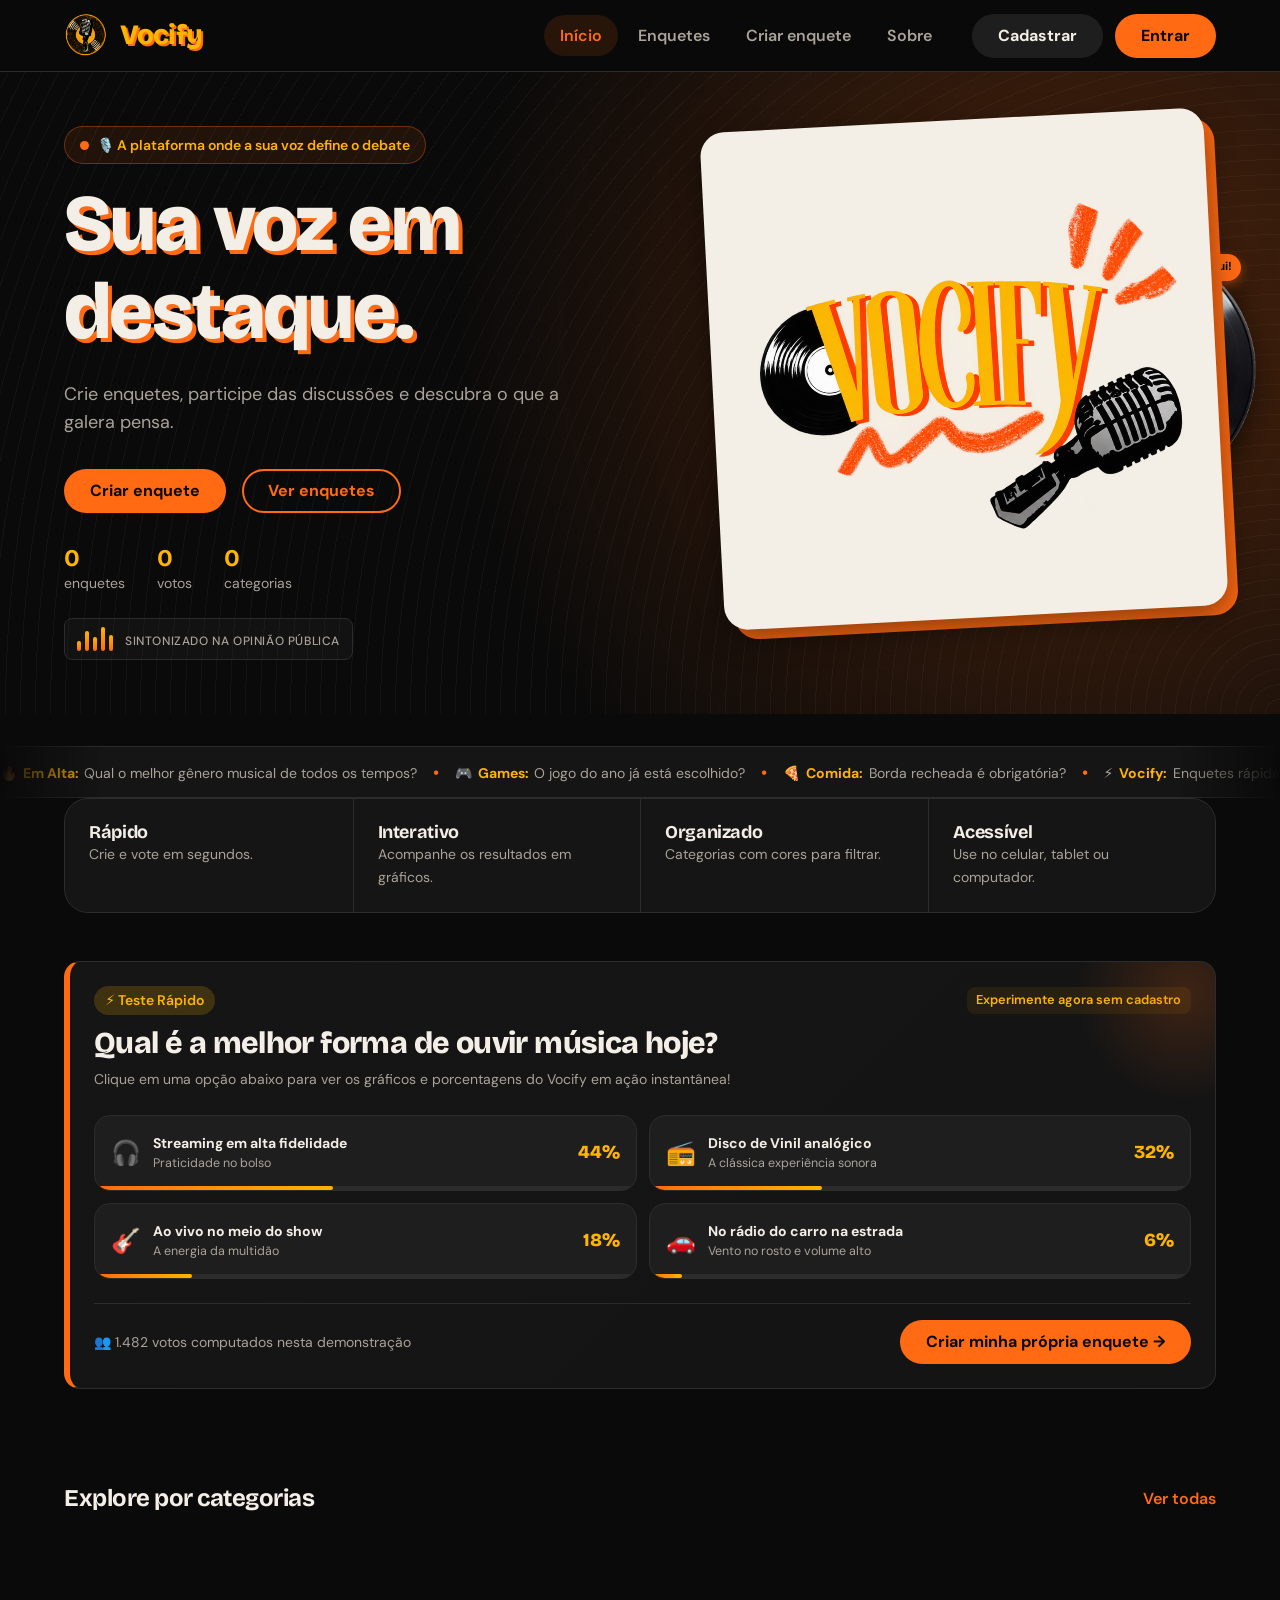
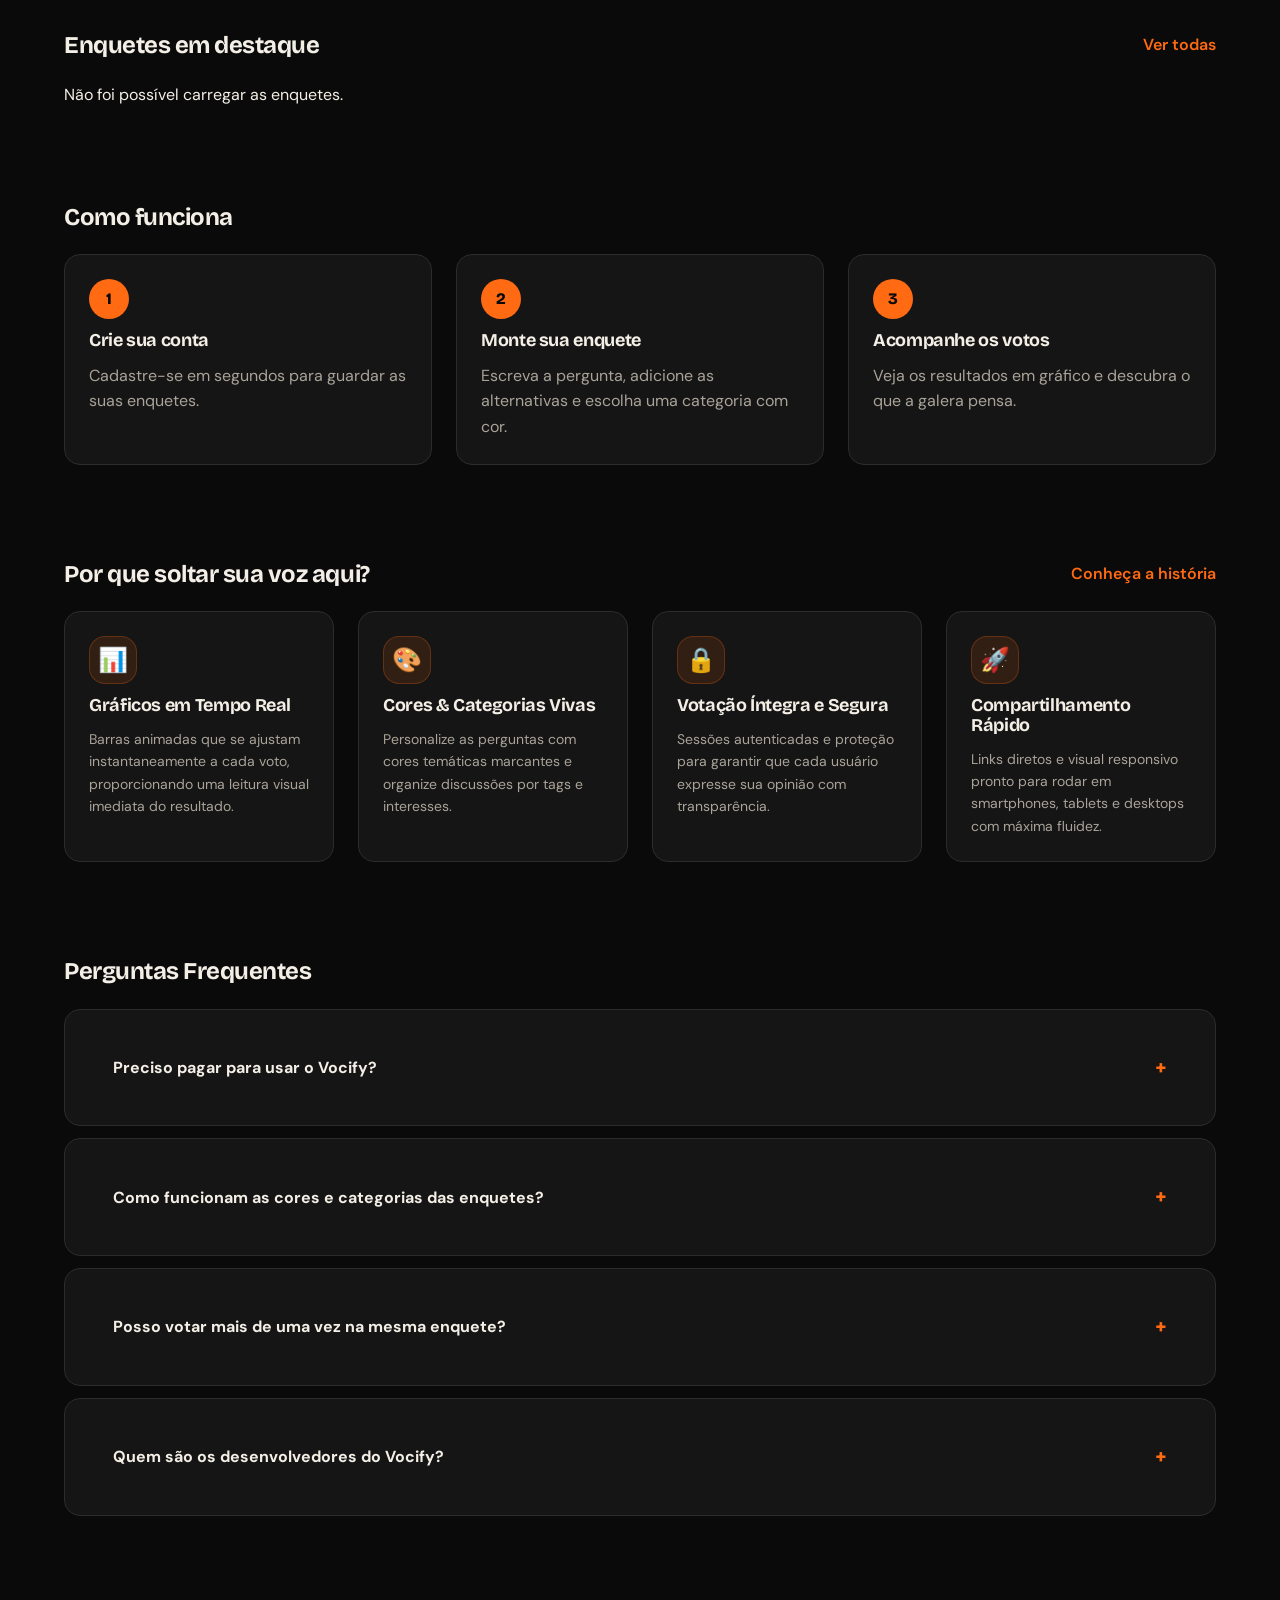
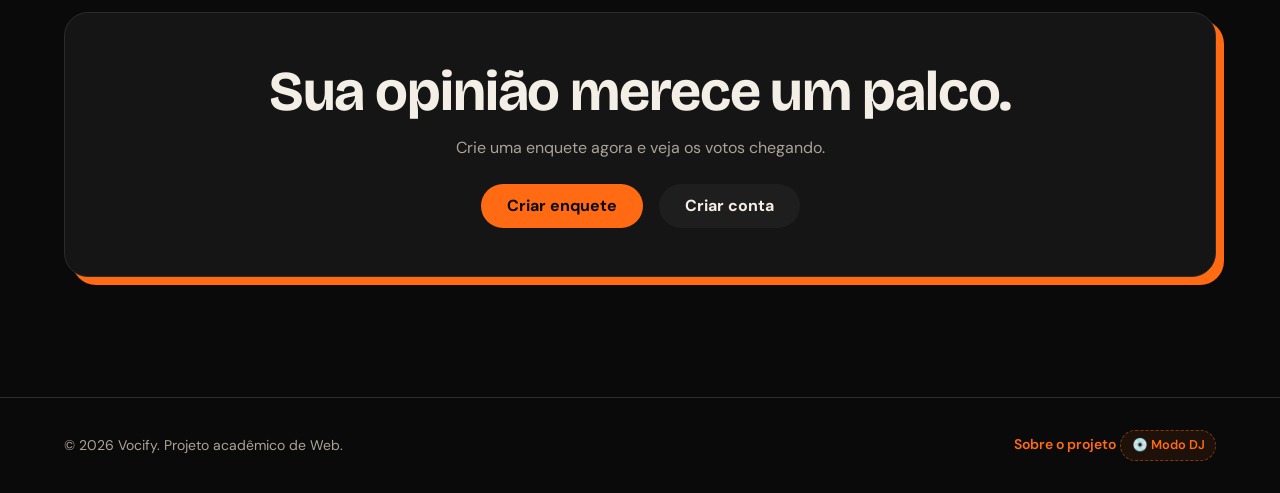
<file: index.html>
<!DOCTYPE html>
<html lang="pt-BR">

<head>
  <meta charset="UTF-8">
  <meta name="viewport" content="width=device-width, initial-scale=1">
  <meta name="description" content="Vocify: crie enquetes, vote e acompanhe os resultados em gráficos.">
  <meta name="theme-color" content="#0a0a0a">
  <title>Vocify | Enquetes com a sua voz</title>

  <link rel="icon" type="image/png" href="imgs/Favicon.png">

  <!-- Fontes -->
  <link rel="preconnect" href="https://fonts.googleapis.com">
  <link rel="preconnect" href="https://fonts.gstatic.com" crossorigin>
  <link rel="stylesheet"
    href="https://fonts.googleapis.com/css2?family=Bricolage+Grotesque:wght@600;800&family=DM+Sans:wght@400;500;700&display=swap">

  <!-- CSS -->
  <link rel="stylesheet" href="css/global.css">
  <link rel="stylesheet" href="css/index.css">
</head>

<!-- data-pagina define qual item do menu fica ativo -->
<body data-pagina="inicio">
  <a class="pular-conteudo" href="#conteudo">Pular para o conteúdo</a>

  <!-- Cabeçalho gerado por js/global.js -->
  <header id="cabecalho-site"></header>

  <main id="conteudo">

    <!-- ================= HERO ================= -->
    <section class="hero">
      <div class="container hero__grade">
        <div class="hero__texto">
          <!-- Selo Live / Status -->
          <div class="hero__badge">
            <span class="badge__pulso" aria-hidden="true"></span>
            <span>🎙️ A plataforma onde a sua voz define o debate</span>
          </div>

          <h1 class="hero__titulo">Sua voz em destaque.</h1>
          <p class="hero__descricao">
            Crie enquetes, participe das discussões e descubra o que a galera pensa.
          </p>
          <div class="hero__acoes">
            <a class="btn btn--primario" href="criar-enquete.html">
              Criar enquete
            </a>
            <a class="btn btn--contorno" href="enquetes.html">
              Ver enquetes
            </a>
          </div>

          <!-- Números reais, calculados do WebStorage por js/index.js -->
          <ul class="estatisticas" aria-label="Números do Vocify">
            <li class="estatistica"><strong class="estatistica__numero" data-estatistica="enquetes">0</strong><span>enquetes</span></li>
            <li class="estatistica"><strong class="estatistica__numero" data-estatistica="votos">0</strong><span>votos</span></li>
            <li class="estatistica"><strong class="estatistica__numero" data-estatistica="categorias">0</strong><span>categorias</span></li>
          </ul>

          <!-- Equalizador Sonoro Interativo -->
          <div class="hero__equalizador" aria-hidden="true" title="Vocify: áudio e votação em sincronia">
            <span class="eq-barra"></span>
            <span class="eq-barra"></span>
            <span class="eq-barra"></span>
            <span class="eq-barra"></span>
            <span class="eq-barra"></span>
            <span class="eq-legenda">Sintonizado na opinião pública</span>
          </div>
        </div>

        <!-- Arte-->
        <div class="hero__arte" aria-hidden="false">
          <div class="cartaz-cenario">
            <div class="cartaz">
              <img src="imgs/logo.png" alt="Logotipo Vocify" width="450" height="445">
            </div>

            <!-- Disco de vinil interativo -->
            <button class="disco-vinil-hero" id="disco-vinil" type="button" aria-label="Tocar disco de vinil (Easter Egg Vocify)" title="Clique para girar o disco e soltar um som!">
              <img src="imgs/DiscoVinil.png" alt="" class="disco-vinil__img" width="300" height="300">
              <span class="disco-vinil__brilho"></span>
              <span class="disco-vinil__badge">🎧 Clique aqui!</span>
            </button>
          </div>

          <div class="resultado-mini" id="hero-resultado" hidden>
            <p class="resultado-mini__rotulo">Mais votada agora</p>
            <p class="resultado-mini__pergunta" id="hero-pergunta"></p>
            <div id="hero-barras"></div>
          </div>
        </div>
      </div>
    </section>

    <!-- ================= FAIXA DE TENDÊNCIAS ================= -->
    <aside class="faixa-tendencias" aria-label="Assuntos e enquetes em alta">
      <div class="tendencias__trilho">
        <span class="tendencias__item">🔥 <strong>Em Alta:</strong> Qual o melhor gênero musical de todos os tempos?</span>
        <span class="tendencias__sep">•</span>
        <span class="tendencias__item">🎮 <strong>Games:</strong> O jogo do ano já está escolhido?</span>
        <span class="tendencias__sep">•</span>
        <span class="tendencias__item">🍕 <strong>Comida:</strong> Borda recheada é obrigatória?</span>
        <span class="tendencias__sep">•</span>
        <span class="tendencias__item">⚡ <strong>Vocify:</strong> Enquetes rápidas, anônimas e livres</span>
        <span class="tendencias__sep">•</span>
        <span class="tendencias__item">📊 <strong>Gráficos:</strong> Veja as barras mudarem em tempo real</span>
        <span class="tendencias__sep">•</span>
        <span class="tendencias__item">🎙️ <strong>Sua Voz:</strong> Crie sua enquete em menos de 1 minuto</span>
        <span class="tendencias__sep">•</span>
        <!-- Duplicação para loop contínuo suave -->
        <span class="tendencias__item">🔥 <strong>Em Alta:</strong> Qual o melhor gênero musical de todos os tempos?</span>
        <span class="tendencias__sep">•</span>
        <span class="tendencias__item">🎮 <strong>Games:</strong> O jogo do ano já está escolhido?</span>
        <span class="tendencias__sep">•</span>
        <span class="tendencias__item">🍕 <strong>Comida:</strong> Borda recheada é obrigatória?</span>
        <span class="tendencias__sep">•</span>
        <span class="tendencias__item">⚡ <strong>Vocify:</strong> Enquetes rápidas, anônimas e livres</span>
      </div>
    </aside>

    <!-- ================= DIFERENCIAIS ================= -->
    <section class="container" aria-label="Diferenciais do Vocify">
      <ul class="diferenciais">
        <li class="diferencial">
          <div>
            <h2 class="diferencial__titulo">Rápido</h2>
            <p>Crie e vote em segundos.</p>
          </div>
        </li>
        <li class="diferencial">
          <div>
            <h2 class="diferencial__titulo">Interativo</h2>
            <p>Acompanhe os resultados em gráficos.</p>
          </div>
        </li>
        <li class="diferencial">
          <div>
            <h2 class="diferencial__titulo">Organizado</h2>
            <p>Categorias com cores para filtrar.</p>
          </div>
        </li>
        <li class="diferencial">
          <div>
            <h2 class="diferencial__titulo">Acessível</h2>
            <p>Use no celular, tablet ou computador.</p>
          </div>
        </li>
      </ul>
    </section>

    <!-- ================= VOTO RELÂMPAGO (DEMO INTERATIVA) ================= -->
    <section class="secao container" aria-labelledby="titulo-voto-relampago">
      <div class="voto-relampago card">
        <div class="voto-relampago__conteudo">
          <div class="voto-relampago__cabecalho">
            <span class="etiqueta" style="--cor-cat: var(--cor-destaque)">⚡ Teste Rápido</span>
            <span class="voto-relampago__aviso" id="demo-status">Experimente agora sem cadastro</span>
          </div>

          <h2 class="voto-relampago__pergunta" id="titulo-voto-relampago">
            Qual é a melhor forma de ouvir música hoje?
          </h2>
          <p class="voto-relampago__descricao">
            Clique em uma opção abaixo para ver os gráficos e porcentagens do Vocify em ação instantânea!
          </p>

          <div class="voto-relampago__grade" id="demo-opcoes" role="radiogroup" aria-label="Alternativas da enquete demonstrativa">
            <button class="voto-card" type="button" data-demo-indice="0" aria-checked="false" role="radio">
              <span class="voto-card__icone">🎧</span>
              <div class="voto-card__texto">
                <span class="voto-card__titulo">Streaming em alta fidelidade</span>
                <span class="voto-card__sub">Praticidade no bolso</span>
              </div>
              <div class="voto-card__trilho">
                <span class="voto-card__preenchimento" style="width: 44%;"></span>
              </div>
              <span class="voto-card__pct">44%</span>
            </button>

            <button class="voto-card" type="button" data-demo-indice="1" aria-checked="false" role="radio">
              <span class="voto-card__icone">📻</span>
              <div class="voto-card__texto">
                <span class="voto-card__titulo">Disco de Vinil analógico</span>
                <span class="voto-card__sub">A clássica experiência sonora</span>
              </div>
              <div class="voto-card__trilho">
                <span class="voto-card__preenchimento" style="width: 32%;"></span>
              </div>
              <span class="voto-card__pct">32%</span>
            </button>

            <button class="voto-card" type="button" data-demo-indice="2" aria-checked="false" role="radio">
              <span class="voto-card__icone">🎸</span>
              <div class="voto-card__texto">
                <span class="voto-card__titulo">Ao vivo no meio do show</span>
                <span class="voto-card__sub">A energia da multidão</span>
              </div>
              <div class="voto-card__trilho">
                <span class="voto-card__preenchimento" style="width: 18%;"></span>
              </div>
              <span class="voto-card__pct">18%</span>
            </button>

            <button class="voto-card" type="button" data-demo-indice="3" aria-checked="false" role="radio">
              <span class="voto-card__icone">🚗</span>
              <div class="voto-card__texto">
                <span class="voto-card__titulo">No rádio do carro na estrada</span>
                <span class="voto-card__sub">Vento no rosto e volume alto</span>
              </div>
              <div class="voto-card__trilho">
                <span class="voto-card__preenchimento" style="width: 6%;"></span>
              </div>
              <span class="voto-card__pct">6%</span>
            </button>
          </div>

          <div class="voto-relampago__rodape">
            <span class="voto-relampago__contagem" id="demo-total-contagem">👥 1.482 votos computados nesta demonstração</span>
            <a class="btn btn--primario" href="criar-enquete.html">Criar minha própria enquete →</a>
          </div>
        </div>
      </div>
    </section>

    <!-- ================= CATEGORIAS  ================= -->
    <section class="secao container" aria-labelledby="titulo-categorias">
      <div class="secao__cabecalho">
        <h2 class="secao__titulo" id="titulo-categorias">Explore por categorias</h2>
        <a class="link-ver-todas" href="enquetes.html">Ver todas</a>
      </div>
      <div class="lista-chips" id="lista-categorias" role="group" aria-label="Filtrar por categoria"></div>
    </section>

    <!-- ================= ENQUETES EM DESTAQUE ================= -->
    <section class="secao container" aria-labelledby="titulo-destaques">
      <div class="secao__cabecalho">
        <h2 class="secao__titulo" id="titulo-destaques">Enquetes em destaque</h2>
        <a class="link-ver-todas" href="enquetes.html">Ver todas</a>
      </div>
      <div class="grade-enquetes" id="lista-destaques" aria-live="polite"></div>
    </section>


    <section class="secao container" aria-labelledby="titulo-como-funciona">
      <div class="secao__cabecalho">
        <h2 class="secao__titulo" id="titulo-como-funciona">Como funciona</h2>
      </div>
      <ol class="passos">
        <li class="passo card">
          <span class="passo__numero">1</span>
          <h3 class="passo__titulo">Crie sua conta</h3>
          <p>Cadastre-se em segundos para guardar as suas enquetes.</p>
        </li>
        <li class="passo card">
          <span class="passo__numero">2</span>
          <h3 class="passo__titulo">Monte sua enquete</h3>
          <p>Escreva a pergunta, adicione as alternativas e escolha uma categoria com cor.</p>
        </li>
        <li class="passo card">
          <span class="passo__numero">3</span>
          <h3 class="passo__titulo">Acompanhe os votos</h3>
          <p>Veja os resultados em gráfico e descubra o que a galera pensa.</p>
        </li>
      </ol>
    </section>

    <!-- ================= POR QUE O VOCIFY (BENEFÍCIOS) ================= -->
    <section class="secao container" aria-labelledby="titulo-beneficios">
      <div class="secao__cabecalho">
        <h2 class="secao__titulo" id="titulo-beneficios">Por que soltar sua voz aqui?</h2>
        <a class="link-ver-todas" href="sobre.html">Conheça a história</a>
      </div>
      <div class="grade-beneficios">
        <div class="beneficio card">
          <div class="beneficio__icone" aria-hidden="true">📊</div>
          <h3 class="beneficio__titulo">Gráficos em Tempo Real</h3>
          <p class="beneficio__texto">Barras animadas que se ajustam instantaneamente a cada voto, proporcionando uma leitura visual imediata do resultado.</p>
        </div>
        <div class="beneficio card">
          <div class="beneficio__icone" aria-hidden="true">🎨</div>
          <h3 class="beneficio__titulo">Cores & Categorias Vivas</h3>
          <p class="beneficio__texto">Personalize as perguntas com cores temáticas marcantes e organize discussões por tags e interesses.</p>
        </div>
        <div class="beneficio card">
          <div class="beneficio__icone" aria-hidden="true">🔒</div>
          <h3 class="beneficio__titulo">Votação Íntegra e Segura</h3>
          <p class="beneficio__texto">Sessões autenticadas e proteção para garantir que cada usuário expresse sua opinião com transparência.</p>
        </div>
        <div class="beneficio card">
          <div class="beneficio__icone" aria-hidden="true">🚀</div>
          <h3 class="beneficio__titulo">Compartilhamento Rápido</h3>
          <p class="beneficio__texto">Links diretos e visual responsivo pronto para rodar em smartphones, tablets e desktops com máxima fluidez.</p>
        </div>
      </div>
    </section>

    <!-- ================= PERGUNTAS FREQUENTES (FAQ) ================= -->
    <section class="secao container" aria-labelledby="titulo-faq">
      <div class="secao__cabecalho">
        <h2 class="secao__titulo" id="titulo-faq">Perguntas Frequentes</h2>
      </div>
      <div class="faq-lista">
        <details class="faq-item card">
          <summary class="faq-pergunta">Preciso pagar para usar o Vocify?</summary>
          <div class="faq-resposta">
            <p>Não! O Vocify é uma plataforma 100% gratuita desenvolvida como projeto acadêmico de Web para conectar opiniões e gerar debates saudáveis.</p>
          </div>
        </details>
        <details class="faq-item card">
          <summary class="faq-pergunta">Como funcionam as cores e categorias das enquetes?</summary>
          <div class="faq-resposta">
            <p>Ao criar uma enquete, você escolhe uma categoria (Música, Entretenimento, Escola, etc.) com uma cor de destaque personalizada, facilitando a identificação visual rápida na listagem.</p>
          </div>
        </details>
        <details class="faq-item card">
          <summary class="faq-pergunta">Posso votar mais de uma vez na mesma enquete?</summary>
          <div class="faq-resposta">
            <p>Para manter a fidelidade e confiabilidade dos resultados, cada usuário autenticado pode registrar apenas um voto por enquete.</p>
          </div>
        </details>
        <details class="faq-item card">
          <summary class="faq-pergunta">Quem são os desenvolvedores do Vocify?</summary>
          <div class="faq-resposta">
            <p>O projeto foi desenvolvido por Rodrigo Cesar, Natália, Yasmin e Vinicius. Você pode conferir todos os detalhes na nossa <a href="sobre.html" class="link-destaque">página de créditos e história galáctica</a>!</p>
          </div>
        </details>
      </div>
    </section>

    <!-- ================= CHAMADA FINAL  ================= -->
    <section class="secao container" aria-labelledby="cta-titulo">
      <div class="cta">
        <h2 class="cta__titulo" id="cta-titulo">Sua opinião merece um palco.</h2>
        <p class="cta__texto">Crie uma enquete agora e veja os votos chegando.</p>
        <div class="cta__acoes">
          <a class="btn btn--primario" href="criar-enquete.html">Criar enquete</a>
          <a class="btn btn--fantasma" id="cta-cadastro" href="cadastro.html">Criar conta</a>
        </div>
      </div>
    </section>

    <div class="area-reservada" id="area-resultados"></div>

    <!-- Botão de Voltar ao Topo -->
    <button class="btn-topo" id="btn-topo" type="button" aria-label="Voltar ao topo da página" title="Voltar ao topo">↑</button>

  </main>

  <!-- Rodapé gerado por js/global.js -->
  <footer id="rodape-site"></footer>

  <script src="js/global.js" defer></script>
  <script src="js/index.js" defer></script>
</body>

</html>
</file>
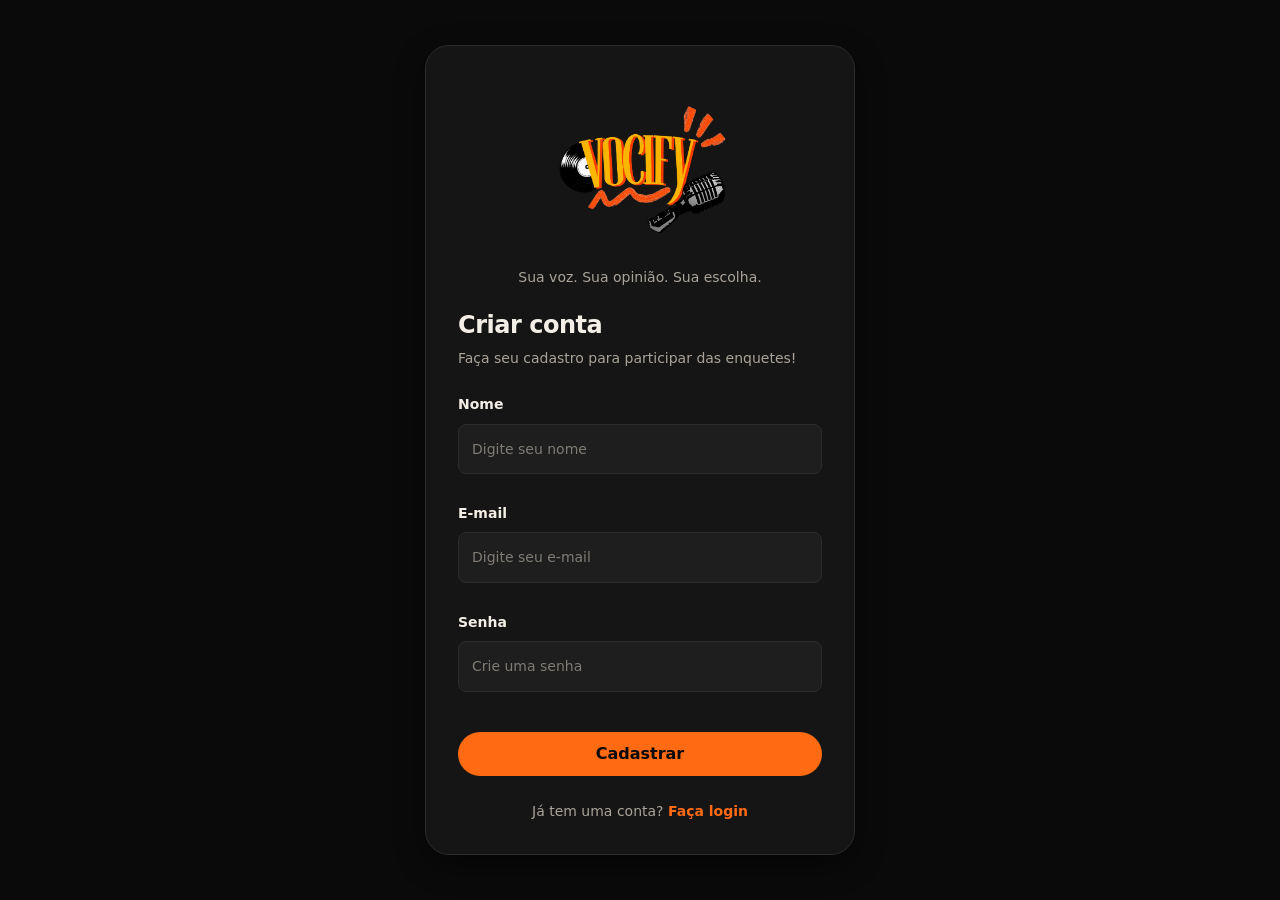
<file: cadastro.html>
<!DOCTYPE html>
<html lang="pt-BR">

<head>
    <meta charset="UTF-8">
    <meta name="viewport" content="width=device-width, initial-scale=1.0">

    <title>Cadastro | VOCIFY</title>

    <link rel="stylesheet" href="css/global.css">
    <link rel="stylesheet" href="cadastro.css">
    <link rel="icon" type="image/png" href="imgs/Favicon.png">
</head>

<body>

    <main class="cadastro-main">

        <section class="cadastro-container">

            <div class="cadastro-logo">
                <img src="imgs/LogoVocify.png" alt="Logo VOCIFY">
                <p>Sua voz. Sua opinião. Sua escolha.</p>
            </div>

            <div class="cadastro-conteudo">
                <h1>Criar conta</h1>
                <p>Faça seu cadastro para participar das enquetes!</p>
            </div>

            <form id="formCadastro">

                <div class="campo">
                    <label for="nome" class="campo__rotulo">
                        Nome
                    </label>

                    <input
                        type="text"
                        id="nome"
                        class="campo__entrada"
                        placeholder="Digite seu nome"
                        required
                    >
                </div>

                <div class="campo">
                    <label for="email" class="campo__rotulo">
                        E-mail
                    </label>

                    <input
                        type="email"
                        id="email"
                        class="campo__entrada"
                        placeholder="Digite seu e-mail"
                        required
                    >
                </div>

                <div class="campo">
                    <label for="senha" class="campo__rotulo">
                        Senha
                    </label>

                    <input
                        type="password"
                        id="senha"
                        class="campo__entrada"
                        placeholder="Crie uma senha"
                        required
                    >
                </div>

                <button type="submit" class="btn btn--primario cadastro-botao">
                    Cadastrar
                </button>

            </form>

            <p class="login-link">
                Já tem uma conta?
                <a href="login.html">Faça login</a>
            </p>

        </section>

    </main>

    <script src="cadastro.js"></script>

</body>
</html>
</file>
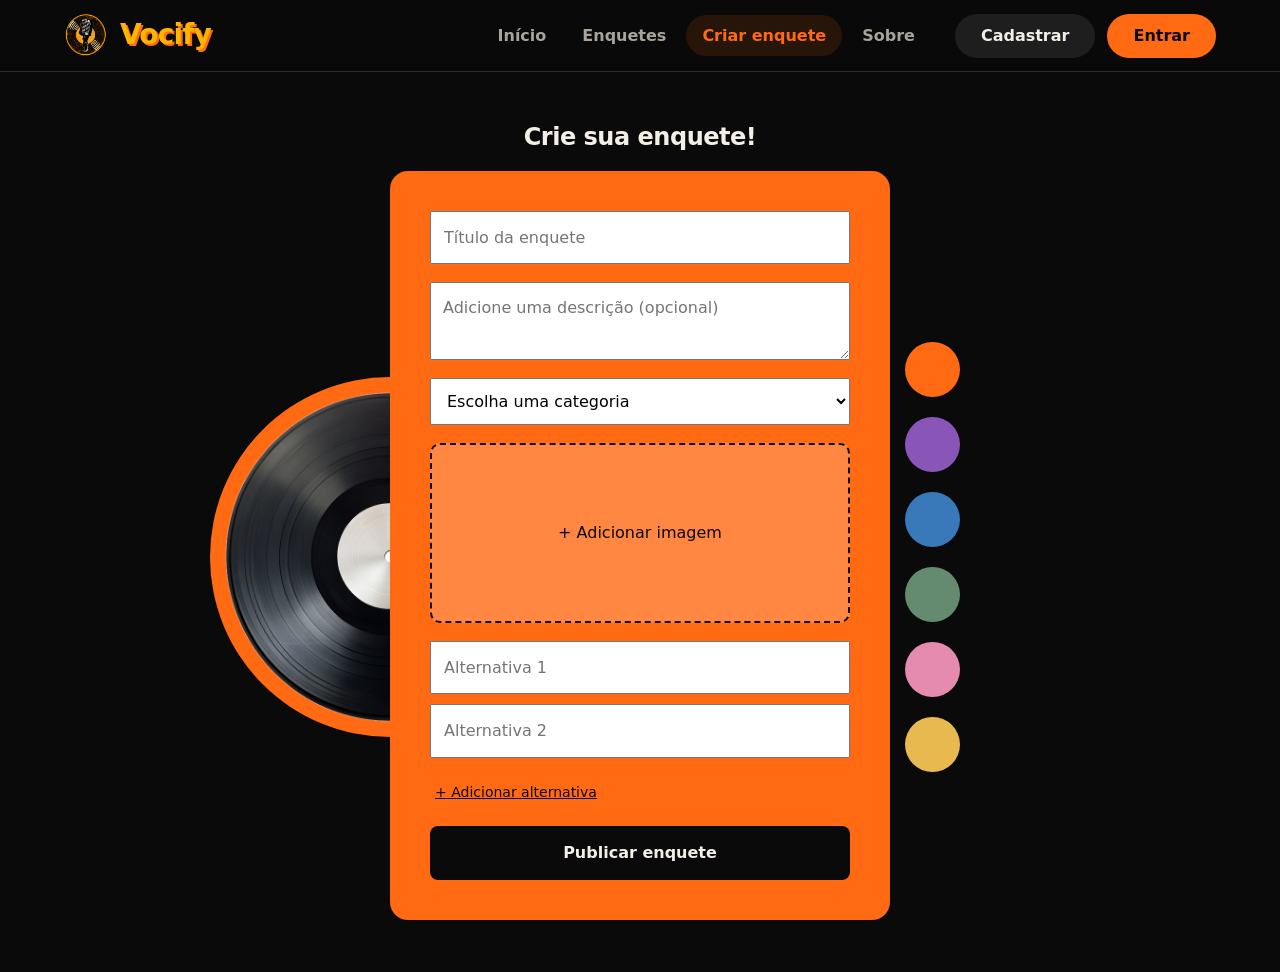
<file: criar-enquete.html>
<!DOCTYPE html>
<html lang="pt-BR">

<head>
    <meta charset="UTF-8">
    <meta name="viewport" content="width=device-width, initial-scale=1.0">

    <title>Criar | VOCIFY</title>

    <link rel="stylesheet" href="css/global.css">
    <link rel="stylesheet" href="css/index.css">
    <link rel="stylesheet" href="criar-enquete.css">

    <link rel="icon" type="image/png" href="imgs/Favicon.png">
</head>

<body data-pagina="criar">

    <header id="cabecalho-site"></header>

    <main>

        <section class="coluna-esquerda" id="areaDisco">

            <button type="button" class="disco-botao" id="discoBotao"
                aria-label="Disco de vinil">

                <span class="disco-base"></span>

                <img
                    src="imgs/DiscoVinil.png"
                    class="disco-vinil"
                    alt="Disco de vinil"
                >

            </button>

            <div id="efeitosNotas"></div>

        </section>

        <section class="coluna-direita">

            <h1>Crie sua enquete!</h1>

            <form id="formEnquete">

                <div class="conteudo-enquete">

                    <input
                        type="text"
                        id="titulo"
                        placeholder="Título da enquete"
                        maxlength="80"
                        required
                    >

                    <textarea
                        id="descricao"
                        placeholder="Adicione uma descrição (opcional)"
                        maxlength="200"
                    ></textarea>


            <select id="categoria" required>
                <option value="" disabled selected>Escolha uma categoria</option>
                <option value="Música">Música</option>
                <option value="Filmes e séries">Filmes e séries</option>
                <option value="Esportes">Esportes</option>
                <option value="Jogos">Jogos</option>
                <option value="Tecnologia">Tecnologia</option>
                <option value="Educação">Educação</option>
                <option value="Entretenimento">Entretenimento</option>
                <option value="Estilo de vida">Estilo de vida</option>
                <option value="Comida">Comida</option>
                <option value="Outros">Outros</option>
            </select>


                    <div class="imagem-container">

                        <label for="imagem" class="area-imagem">

                            <span id="textoImagem">
                                + Adicionar imagem
                            </span>

                            <img
                                id="previaImagem"
                                alt="Prévia da imagem"
                                hidden
                            >

                        </label>

                        <input
                            type="file"
                            id="imagem"
                            accept="image/*"
                        >

                        <button
                            type="button"
                            id="removerImagem"
                            hidden
                        >
                            Remover imagem
                        </button>

                    </div>

                    <div id="listaOpcoes">

                        <input
                            type="text"
                            class="opcoes"
                            placeholder="Alternativa 1"
                            required
                        >

                        <input
                            type="text"
                            class="opcoes"
                            placeholder="Alternativa 2"
                            required
                        >

                    </div>

                    <button type="button" id="adicionarOpcao">
                        + Adicionar alternativa
                    </button>

                    <button type="submit" id="publicarEnquete">
                        Publicar enquete
                    </button>

                </div>

            </form>

        </section>

        <section class="direita-direita">

            <div class="paleta-cores">

                <button type="button" data-cor="#ff6a13" id="Laranja"></button>

                <button type="button" data-cor="#8956B8" id="Roxo"></button>

                <button type="button" data-cor="#3979B9" id="Azul"></button>

                <button type="button" data-cor="#648B70" id="Verde"></button>

                <button type="button" data-cor="#E58BAF" id="Rosa"></button>

                <button type="button" data-cor="#E8B94F" id="Amarelo"></button>

            </div>

        </section>

    </main>

    <script src="proteger-pagina.js" defer></script>
    <script src="js/global.js" defer></script>
    <script src="criar-enquete.js" defer></script>

</body>
</html>
</file>
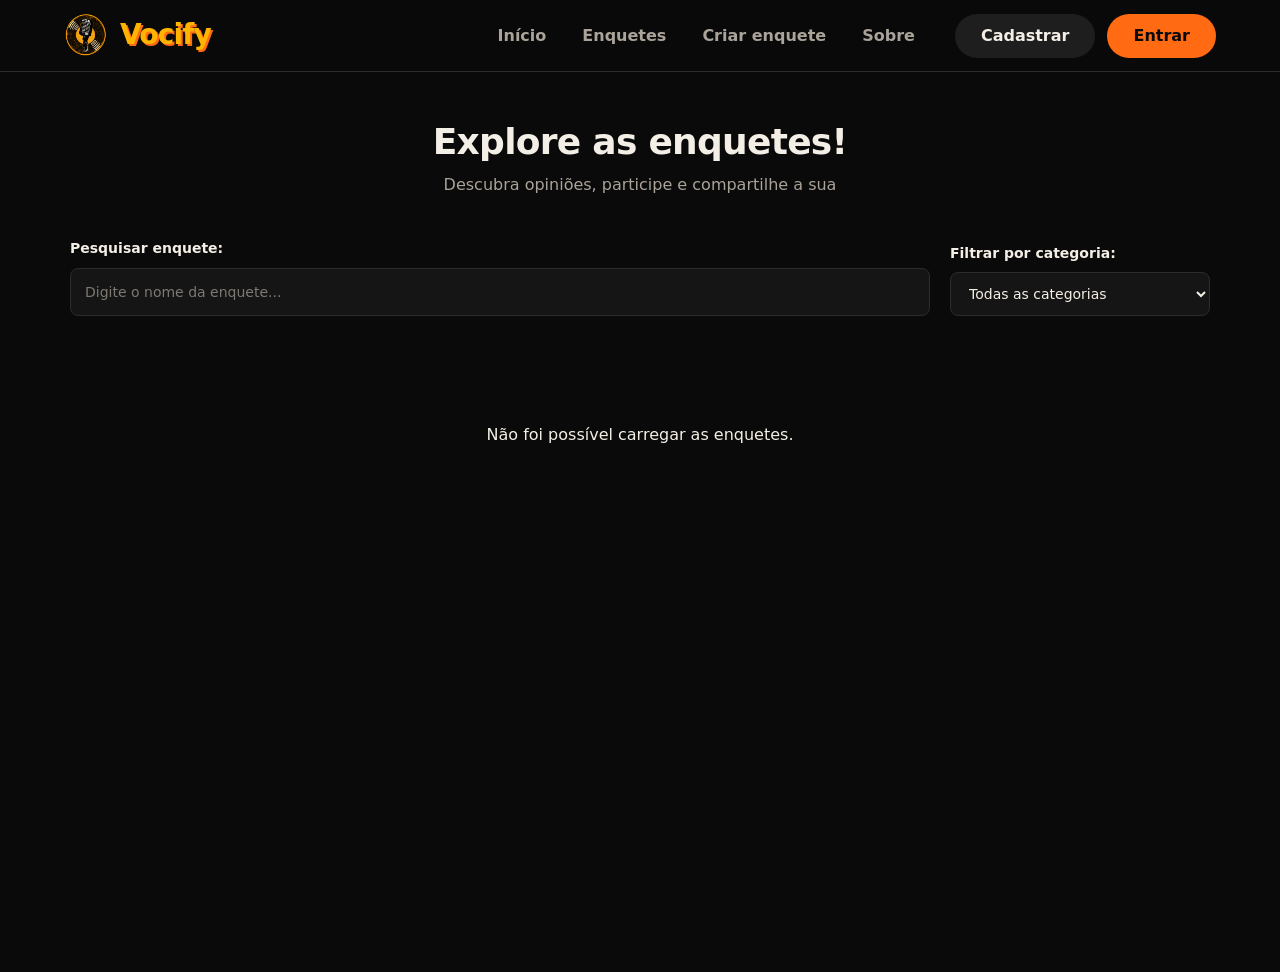
<file: enquetes.html>
<!DOCTYPE html>
<html lang="pt-BR">

<head>
    <meta charset="UTF-8">
    <meta name="viewport" content="width=device-width, initial-scale=1.0">

    <title>Enquetes | VOCIFY</title>

    <link rel="stylesheet" href="css/global.css">
    <link rel="stylesheet" href="css/index.css">
    <link rel="stylesheet" href="enquetes.css">

    <link rel="icon" type="image/png" href="imgs/Favicon.png">
</head>



<body>

    <header id="cabecalho-site"></header>

    <main class="pagina-enquetes">

        <section class="cabecalho-enquetes">
            <h1>Explore as enquetes!</h1>
            <p>Descubra opiniões, participe e compartilhe a sua</p>
        </section>

        <section class="filtros-enquetes">

            <div class="campo">
                <label for="campoPesquisa" class="campo__rotulo">
                    Pesquisar enquete:
                </label>

                <input
                    type="text"
                    id="campoPesquisa"
                    class="campo__entrada"
                    placeholder="Digite o nome da enquete..."
                >
            </div>

            <div class="campo">
                <label for="filtroCategoria" class="campo__rotulo">
                    Filtrar por categoria:
                </label>

                <select id="filtroCategoria" class="campo__entrada">
                    <option value="todas">Todas as categorias</option>
                </select>
            </div>

        </section>

        <section id="listaEnquetes" class="lista-enquetes">

            <!-- As enquetes serão adicionadas pelo JavaScript -->

        </section>

        <section id="mensagemVazia" class="mensagem-vazia" hidden>
            <h2>Nenhuma enquete encontrada!</h2>
            <p>Que tal criar a primeira?</p>
            <a href="criar-enquete.html">Criar enquete</a>
        </section>

    </main>

    <script src="js/global.js" defer></script>
    <script src="enquetes.js" defer></script>

</body>
</html>
</file>
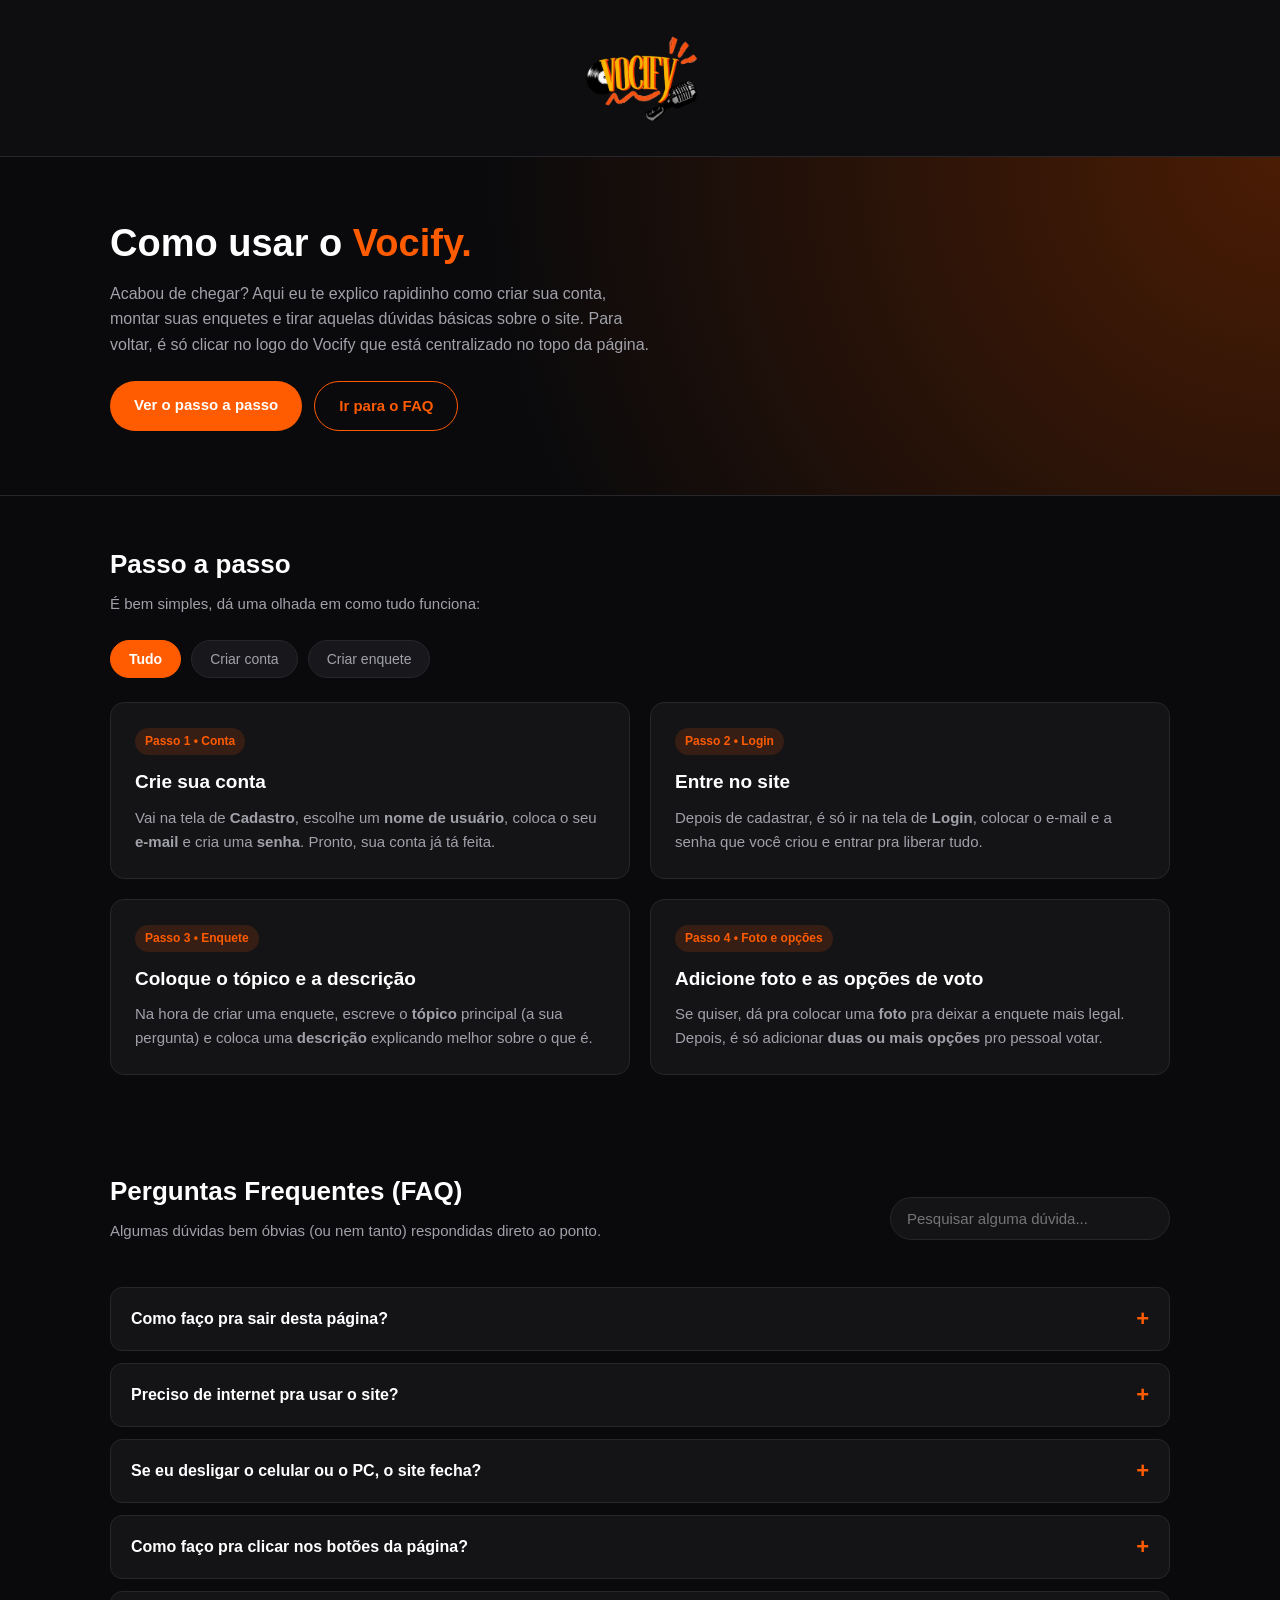
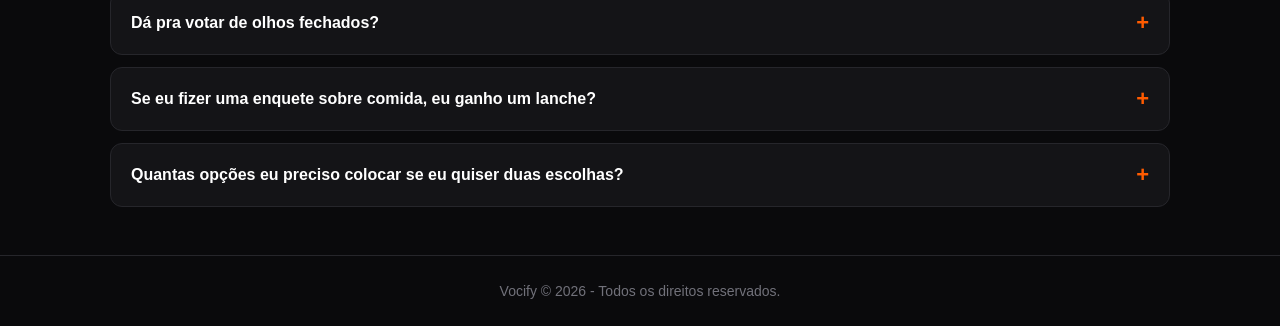
<file: faq.html>
<!DOCTYPE html>
<html lang="pt-BR">
<head>
  <meta charset="UTF-8">
  <meta name="viewport" content="width=device-width, initial-scale=1.0">
  <title>Vocify - Tutorial e FAQ</title>
  <link rel="icon" type="image/png" href="imgs/favicon-64.png">
  <link rel="stylesheet" href="faq.css">
</head>
<body>
  <header class="cabecalho">
    <div class="container topo">
      <a href="index.html" class="logo-link" title="Voltar para a página inicial">
        <img src="imgs/LogoVocify.png" alt="Vocify" class="logo-img">
      </a>
    </div>
  </header>

  <main>
    <section class="hero">
      <div class="container">
        <h1>Como usar o <span class="laranja">Vocify.</span></h1>
        <p>Acabou de chegar? Aqui eu te explico rapidinho como criar sua conta, montar suas enquetes e tirar aquelas dúvidas básicas sobre o site. Para voltar, é só clicar no logo do Vocify que está centralizado no topo da página.</p>
        <div class="hero-botoes">
          <a href="#tutorial" class="btn-laranja">Ver o passo a passo</a>
          <a href="#faq" class="btn-borda">Ir para o FAQ</a>
        </div>
      </div>
    </section>

    <section class="secao" id="tutorial">
      <div class="container">
        <h2>Passo a passo</h2>
        <p class="subtitulo">É bem simples, dá uma olhada em como tudo funciona:</p>

        <div class="filtros-tutorial">
          <button type="button" class="pill ativa" data-filtro="todos">Tudo</button>
          <button type="button" class="pill" data-filtro="conta">Criar conta</button>
          <button type="button" class="pill" data-filtro="enquete">Criar enquete</button>
        </div>

        <div class="grid-passos">
          <article class="card-passo" data-grupo="conta">
            <span class="etapa">Passo 1 • Conta</span>
            <h3>Crie sua conta</h3>
            <p>Vai na tela de <strong>Cadastro</strong>, escolhe um <strong>nome de usuário</strong>, coloca o seu <strong>e-mail</strong> e cria uma <strong>senha</strong>. Pronto, sua conta já tá feita.</p>
          </article>

          <article class="card-passo" data-grupo="conta">
            <span class="etapa">Passo 2 • Login</span>
            <h3>Entre no site</h3>
            <p>Depois de cadastrar, é só ir na tela de <strong>Login</strong>, colocar o e-mail e a senha que você criou e entrar pra liberar tudo.</p>
          </article>

          <article class="card-passo" data-grupo="enquete">
            <span class="etapa">Passo 3 • Enquete</span>
            <h3>Coloque o tópico e a descrição</h3>
            <p>Na hora de criar uma enquete, escreve o <strong>tópico</strong> principal (a sua pergunta) e coloca uma <strong>descrição</strong> explicando melhor sobre o que é.</p>
          </article>

          <article class="card-passo" data-grupo="enquete">
            <span class="etapa">Passo 4 • Foto e opções</span>
            <h3>Adicione foto e as opções de voto</h3>
            <p>Se quiser, dá pra colocar uma <strong>foto</strong> pra deixar a enquete mais legal. Depois, é só adicionar <strong>duas ou mais opções</strong> pro pessoal votar.</p>
          </article>
        </div>
      </div>
    </section>

    <section class="secao" id="faq">
      <div class="container">
        <div class="faq-topo">
          <div>
            <h2>Perguntas Frequentes (FAQ)</h2>
            <p class="subtitulo">Algumas dúvidas bem óbvias (ou nem tanto) respondidas direto ao ponto.</p>
          </div>
          <input type="text" id="campo-busca" placeholder="Pesquisar alguma dúvida...">
        </div>

        <div class="lista-faq">
          <div class="faq-item">
            <button type="button" class="faq-pergunta">
              <span>Como faço pra sair desta página?</span>
              <span class="sinal">+</span>
            </button>
            <div class="faq-resposta">
              <p>É só clicar na logo do Vocify lá no topo da página que você volta direto pra tela inicial.</p>
            </div>
          </div>

          <div class="faq-item">
            <button type="button" class="faq-pergunta">
              <span>Preciso de internet pra usar o site?</span>
              <span class="sinal">+</span>
            </button>
            <div class="faq-resposta">
              <p>Sim. Como o site funciona na internet, você precisa estar conectado pra abrir as páginas e registrar seus votos.</p>
            </div>
          </div>

          <div class="faq-item">
            <button type="button" class="faq-pergunta">
              <span>Se eu desligar o celular ou o PC, o site fecha?</span>
              <span class="sinal">+</span>
            </button>
            <div class="faq-resposta">
              <p>Sim. Quando você desliga o aparelho, o navegador encerra tudo até você ligar de novo e abrir o site outra vez.</p>
            </div>
          </div>

          <div class="faq-item">
            <button type="button" class="faq-pergunta">
              <span>Como faço pra clicar nos botões da página?</span>
              <span class="sinal">+</span>
            </button>
            <div class="faq-resposta">
              <p>No computador, é só levar a setinha do mouse até o botão e clicar. No celular, é só tocar direto na tela com o dedo.</p>
            </div>
          </div>

          <div class="faq-item">
            <button type="button" class="faq-pergunta">
              <span>Dá pra votar de olhos fechados?</span>
              <span class="sinal">+</span>
            </button>
            <div class="faq-resposta">
              <p>Até dá, mas aí você corre o risco de clicar na opção errada sem querer.</p>
            </div>
          </div>

          <div class="faq-item">
            <button type="button" class="faq-pergunta">
              <span>Se eu fizer uma enquete sobre comida, eu ganho um lanche?</span>
              <span class="sinal">+</span>
            </button>
            <div class="faq-resposta">
              <p>Infelizmente não. O site serve só pra ver o que a galera prefere, o lanche fica por sua conta.</p>
            </div>
          </div>

          <div class="faq-item">
            <button type="button" class="faq-pergunta">
              <span>Quantas opções eu preciso colocar se eu quiser duas escolhas?</span>
              <span class="sinal">+</span>
            </button>
            <div class="faq-resposta">
              <p>Duas opções mesmo: uma pra primeira escolha e outra pra segunda.</p>
            </div>
          </div>
        </div>
      </div>
    </section>
  </main>

  <footer class="rodape">
    <div class="container">
      <p>Vocify &copy; 2026 - Todos os direitos reservados.</p>
    </div>
  </footer>

  <script src="faq.js"></script>
</body>
</html>
</file>
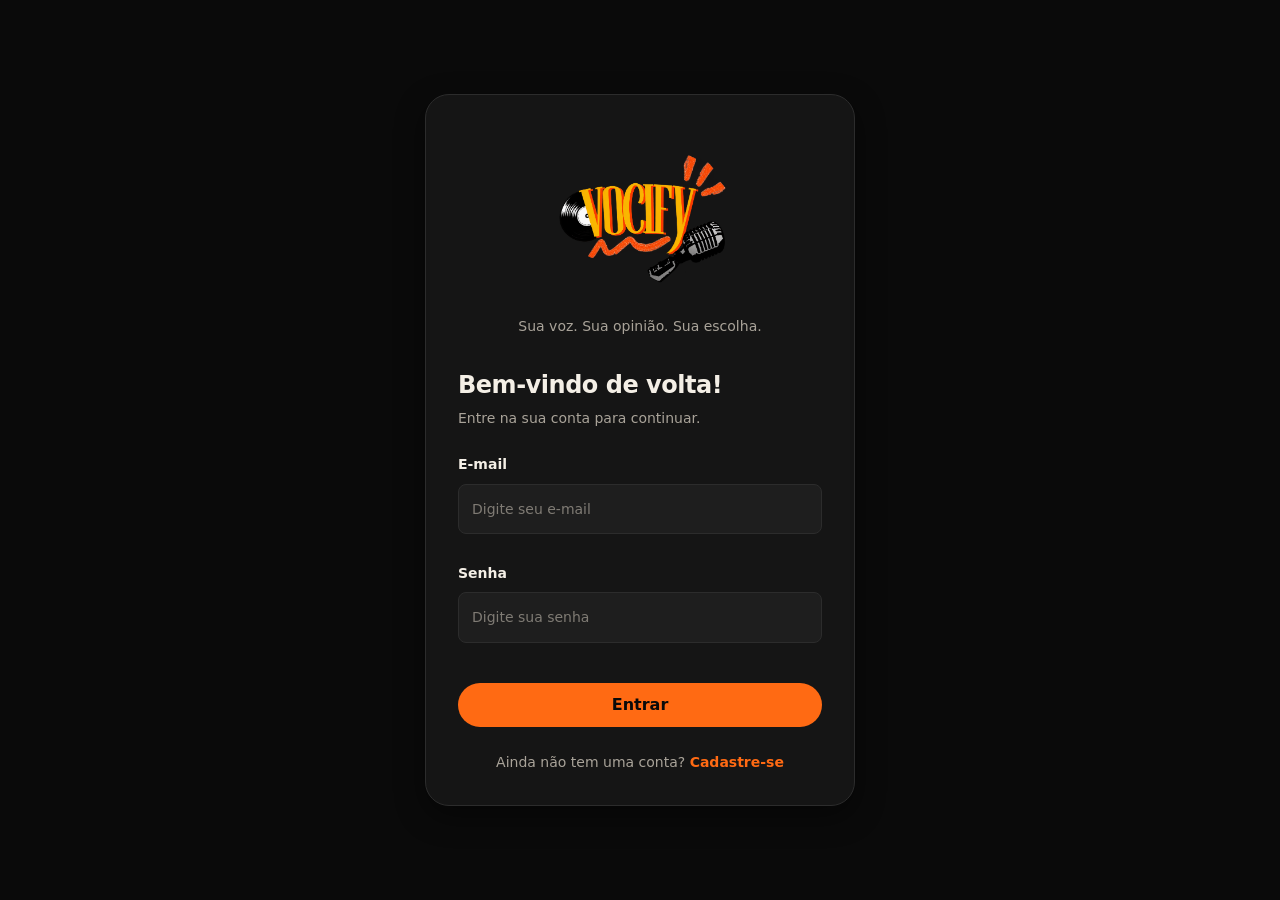
<file: login.html>
<!DOCTYPE html>
<html lang="pt-BR">

<head>
    <meta charset="UTF-8">
    <meta name="viewport" content="width=device-width, initial-scale=1.0">

    <title>Login | VOCIFY</title>

    <link rel="icon" type="image/png" href="imgs/Favicon.png">

    <!-- CSS GLOBAL -->
    <link rel="stylesheet" href="css/global.css">

    <!-- CSS DO LOGIN -->
    <link rel="stylesheet" href="login.css">
</head>

<body>

    <main class="login-main">

        <section class="login-container">

            <!-- LOGO -->
            <div class="login-logo">
                <img src="imgs/LogoVocify.png" alt="Logo VOCIFY">

                <p>Sua voz. Sua opinião. Sua escolha.</p>
            </div>

            <!-- INTRODUÇÃO -->
            <div class="login-conteudo">
                <h2>Bem-vindo de volta!</h2>

                <p>Entre na sua conta para continuar.</p>
            </div>

            <!-- FORMULÁRIO -->
            <form id="formLogin">

                <div class="campo">
                    <label for="email" class="campo__rotulo">
                        E-mail
                    </label>

                    <input
                        type="email"
                        id="email"
                        class="campo__entrada"
                        placeholder="Digite seu e-mail"
                        required
                    >
                </div>


                <div class="campo">
                    <label for="senha" class="campo__rotulo">
                        Senha
                    </label>

                    <input
                        type="password"
                        id="senha"
                        class="campo__entrada"
                        placeholder="Digite sua senha"
                        required
                    >
                </div>

                <button type="submit" class="btn btn--primario login-botao">
                    Entrar
                </button>

            </form>

            <!-- LINK PARA CADASTRO -->
            <p class="cadastro">
                Ainda não tem uma conta?
                <a href="cadastro.html">Cadastre-se</a>
            </p>

        </section>

    </main>

    <script src="login.js"></script>

</body>
</html>
</file>
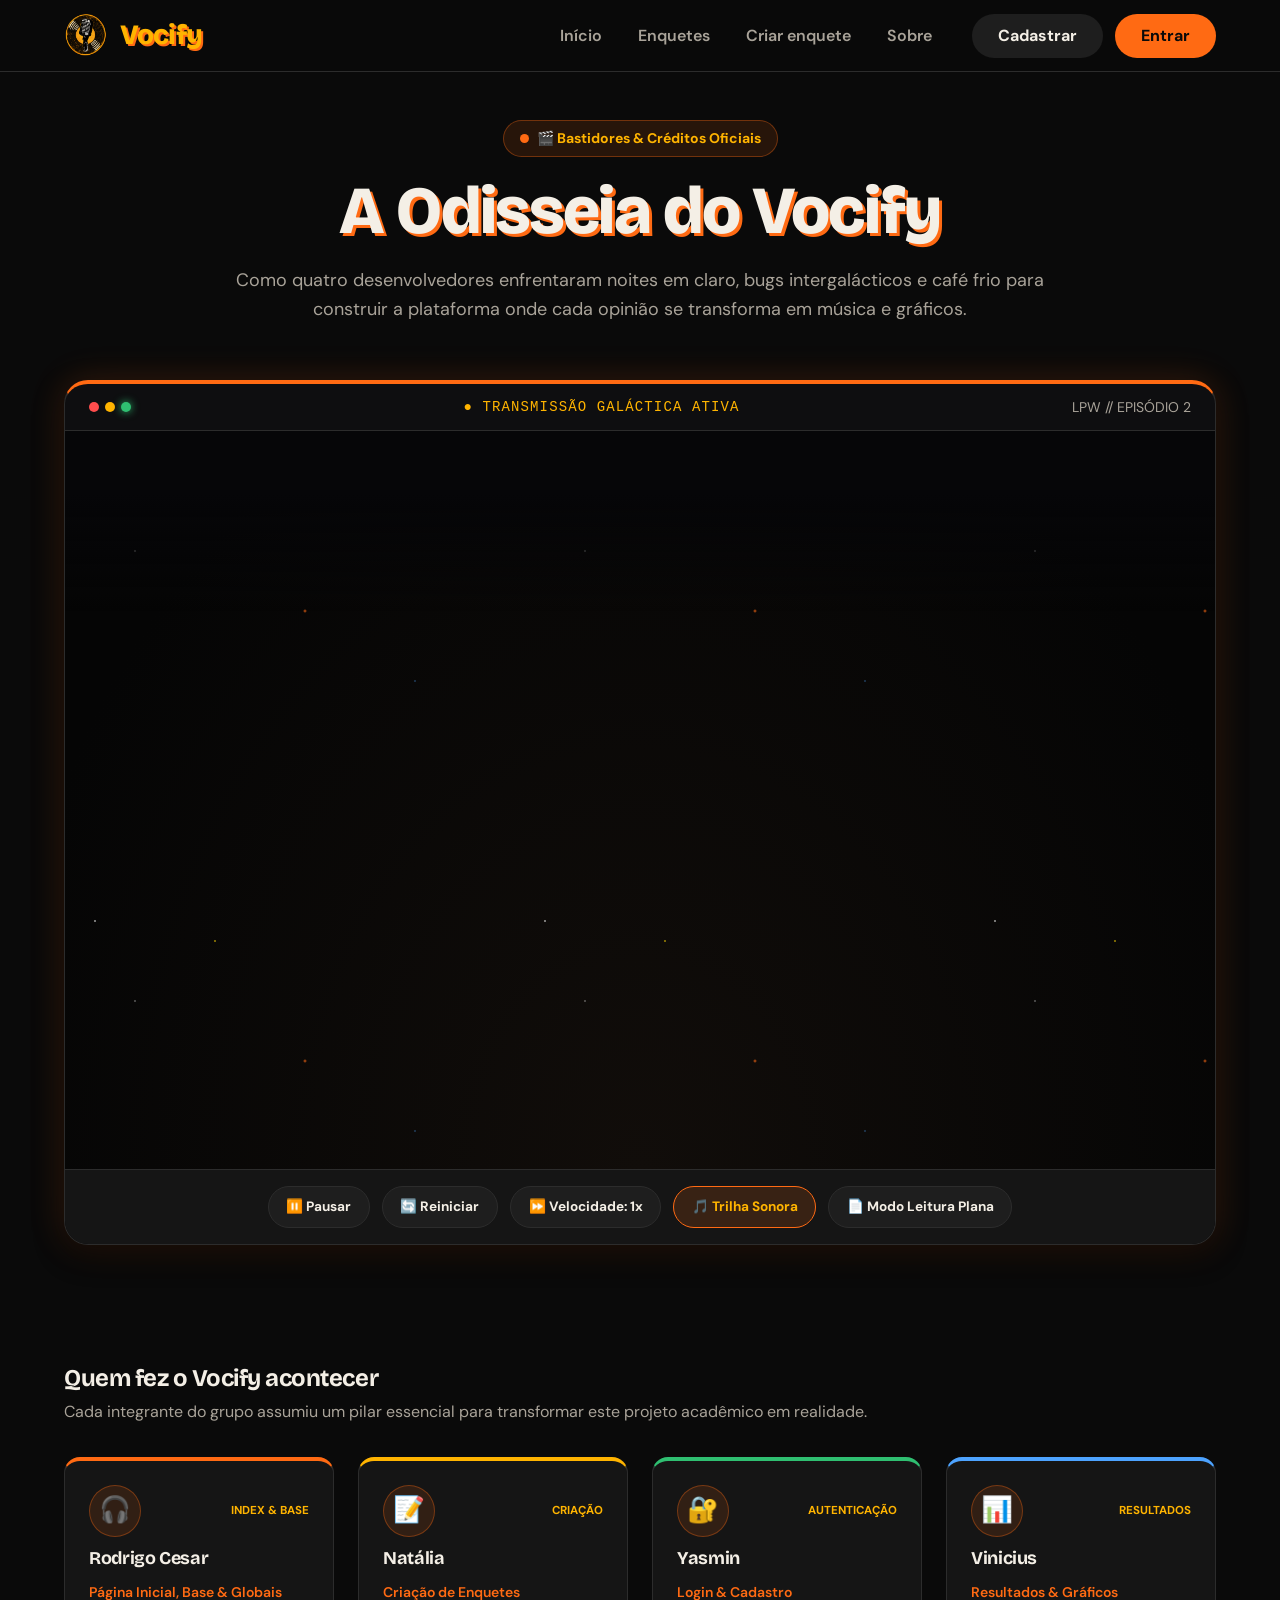
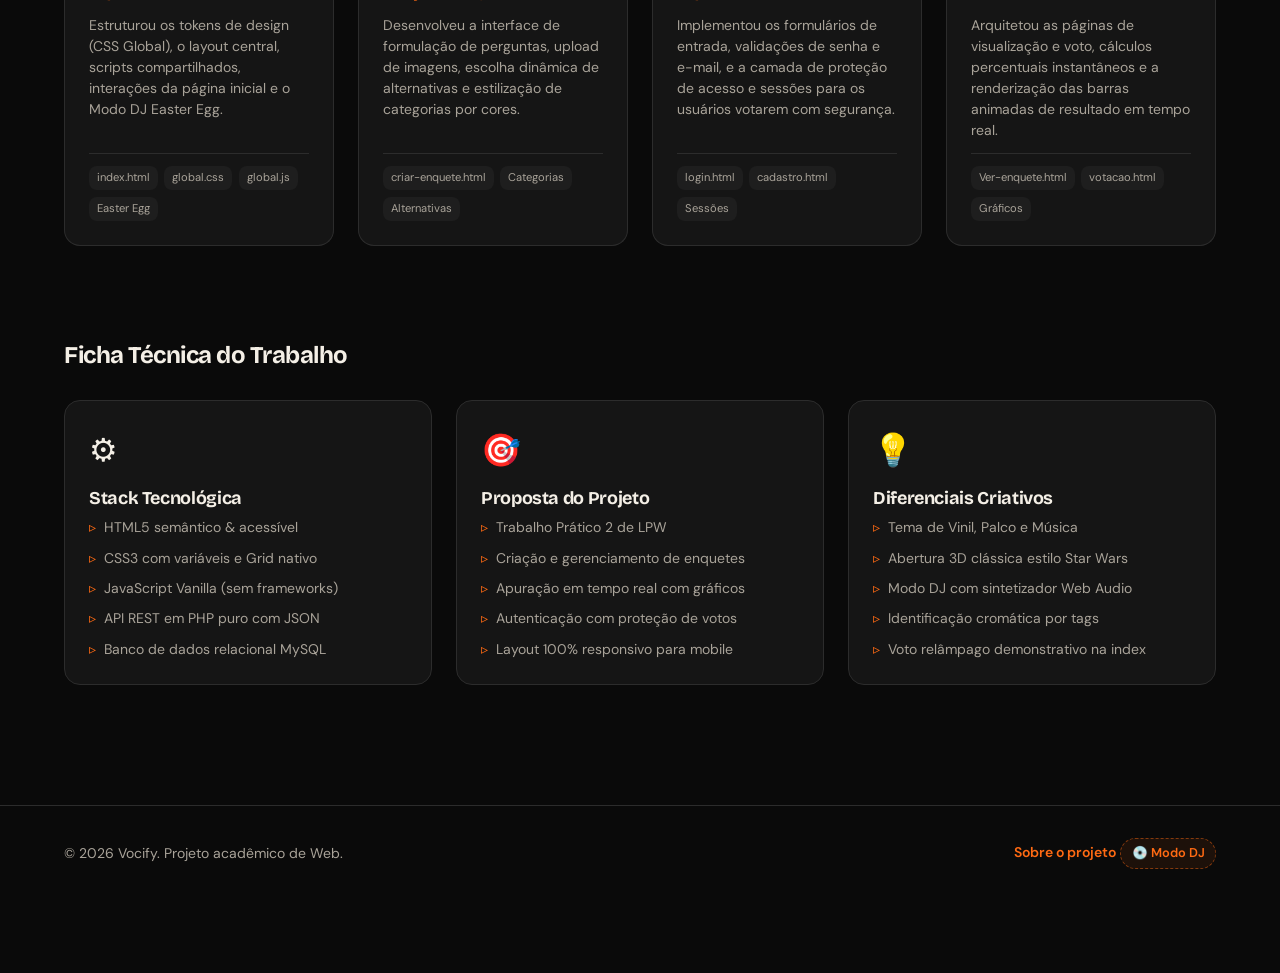
<file: sobre.html>
<!DOCTYPE html>
<html lang="pt-BR">

<head>
  <meta charset="UTF-8">
  <meta name="viewport" content="width=device-width, initial-scale=1">
  <meta name="description" content="Conheça os bastidores, a equipe e a história do Vocify contada na abertura clássica no estilo Star Wars.">
  <meta name="theme-color" content="#0a0a0a">
  <title>Vocify | Sobre o Projeto & Créditos</title>

  <link rel="icon" type="image/png" href="imgs/Favicon.png">

  <!-- Fontes -->
  <link rel="preconnect" href="https://fonts.googleapis.com">
  <link rel="preconnect" href="https://fonts.gstatic.com" crossorigin>
  <link rel="stylesheet"
    href="https://fonts.googleapis.com/css2?family=Bricolage+Grotesque:wght@600;700;800&family=DM+Sans:wght@400;500;700&display=swap">

  <!-- CSS: global primeiro, depois o exclusivo da página Sobre -->
  <link rel="stylesheet" href="css/global.css">
  <link rel="stylesheet" href="css/index.css">
  <link rel="stylesheet" href="css/sobre.css">
</head>

<body class="pagina-sobre" data-pagina="sobre">
  <a class="pular-conteudo" href="#conteudo">Pular para o conteúdo</a>

  <!-- Cabeçalho padrão do Vocify gerado por js/global.js -->
  <header id="cabecalho-site"></header>

  <main id="conteudo">

    <!-- ================= HERO DA PÁGINA SOBRE ================= -->
    <section class="sobre-hero">
      <div class="container">
        <div class="sobre-hero__badge">
          <span class="badge__pulso" aria-hidden="true"></span>
          <span>🎬 Bastidores & Créditos Oficiais</span>
        </div>
        <h1 class="sobre-hero__titulo">A Odisseia do Vocify</h1>
        <p class="sobre-hero__sub">
          Como quatro desenvolvedores enfrentaram noites em claro, bugs intergalácticos e café frio
          para construir a plataforma onde cada opinião se transforma em música e gráficos.
        </p>
      </div>
    </section>

    <!-- ================= SALA DE PROJEÇÃO / CRAWL STAR WARS ================= -->
    <section class="container" aria-label="Abertura clássica e créditos animados">
      <div class="holo-teatro">
        
        <!-- Topo estilizado da sala de projeção -->
        <div class="holo-teatro__topo">
          <div class="holo-teatro__luzes" aria-hidden="true">
            <span class="luz-indicadora luz-indicadora--vermelha"></span>
            <span class="luz-indicadora luz-indicadora--amarela"></span>
            <span class="luz-indicadora luz-indicadora--verde"></span>
          </div>
          <span class="holo-teatro__status">● TRANSMISSÃO GALÁCTICA ATIVA</span>
          <span>LPW // EPISÓDIO 2</span>
        </div>

        <!-- Área Cósmica de Projeção -->
        <div class="holo-projetor" id="sw-projetor">
          <div class="estatisticas-espaciais" aria-hidden="true"></div>
          <div class="fade-topo-cosmos" aria-hidden="true"></div>

          <!-- 1. Frase Azul Clássica -->
          <div class="sw-intro" id="sw-intro" aria-hidden="true">
            Há muito tempo, em uma faculdade não tão distante...
          </div>

          <!-- 2. Logo Zoom Vocify -->
          <div class="sw-logo-zoom" id="sw-logo" aria-hidden="true">
            <span class="sw-logo-zoom__texto">VOCIFY</span>
          </div>

          <!-- 3. Perspectiva 3D com Letras Achatadas -->
          <div class="sw-viewport" id="sw-viewport">
            <article class="sw-crawl" id="sw-crawl">

              <header>
                <p class="sw-crawl__episodio">EPISÓDIO LPW</p>
                <h2 class="sw-crawl__titulo">A REBELIÃO DAS ENQUETES E O DESPERTAR DA VOZ</h2>
              </header>

              <p>
                A internet vivia sob uma densa névoa de apatia digital. Em incontáveis grupos de mensagens,
                corredores de faculdade e fóruns abandonados, milhares de almas debatiam ferozmente os maiores
                dilemas da existência moderna: afinal, o vinil tem alma ou o streaming vence pela praticidade?
                Borda recheada na pizza é sagrada ou mero desperdício de massa? E o mais aterrorizante de todos:
                o que a galera realmente acha das provas do semestre?
              </p>

              <p>
                Sem um lugar neutro, colorido e transparente para medir o pulso da comunidade, essas discussões
                preciosas se dissipavam no vácuo de feeds efêmeros e enquetes sem graça. As vozes da galera
                precisavam de um palco. Precisavam de ritmo, harmonia e impacto visual.
              </p>

              <p>
                Foi então que, sob a luz azul dos monitores dos laboratórios acadêmicos, quatro estudantes da
                disciplina de Linguagens de Programação para Web (LPW) responderam ao chamado da democracia digital.
                Munidos de café requentado, fones de ouvido no volume máximo e uma paixão obstinada por código limpo,
                eles juraram erguer o <span class="sw-crawl__destaque">VOCIFY</span>: a plataforma definitiva onde
                qualquer cidadão pode soltar sua voz, votar em segundos e assistir os gráficos do destino se moverem
                ao vivo diante dos seus olhos.
              </p>

              <p>
                A travessia foi repleta de perigos cósmicos. O temível monstro do <span class="sw-crawl__destaque">CORS</span>
                bloqueou conexões nas trevas. O lendário erro <span class="sw-crawl__destaque">TypeError: Cannot read properties of undefined</span>
                atacou nas madrugadas mais frias. Formulários rebeldes tentaram quebrar no mobile, enquanto as variáveis
                de sessão em PHP desafiavam a persistência do espaço-tempo.
              </p>

              <p>
                Porém, a Força do desenvolvimento web falou mais alto. Com HTML5 semântico de alta fidelidade, variáveis
                CSS3 reativas e flexíveis, manipulação cirúrgica de DOM com JavaScript puro e uma API PHP rápida e robusta,
                cada desafio foi derrotado linha por linha.
              </p>

              <h3 class="sw-crawl__secao">A ALIANÇA DOS QUATRO CRIADORES</h3>

              <div class="sw-crawl__credito-bloco">
                <h4 class="sw-crawl__nome">RODRIGO CESAR</h4>
                <p class="sw-crawl__funcao">O Maestro da Arquitetura & Guardião da Base</p>
                <p class="sw-crawl__detalhe">
                  Arquiteto da página inicial, ditor dos estilos globais, paletas de cores, CSS/JS base do site e criador do lendário Modo DJ sonoro.
                </p>
              </div>

              <div class="sw-crawl__credito-bloco">
                <h4 class="sw-crawl__nome">NATÁLIA</h4>
                <p class="sw-crawl__funcao">A Estrategista de Enquetes & Mestre das Cores</p>
                <p class="sw-crawl__detalhe">
                  Projetou o gerador de enquetes, personalização de alternativas dinâmicas e o sistema de identificação cromática por categorias.
                </p>
              </div>

              <div class="sw-crawl__credito-bloco">
                <h4 class="sw-crawl__nome">YASMIN</h4>
                <p class="sw-crawl__funcao">A Sentinela dos Acessos & Guardiã das Sessões</p>
                <p class="sw-crawl__detalhe">
                  Construiu os fluxos de login, cadastro seguro e controle de sessão, garantindo que cada voto pertença a um usuário real e legítimo.
                </p>
              </div>

              <div class="sw-crawl__credito-bloco">
                <h4 class="sw-crawl__nome">VINICIUS</h4>
                <p class="sw-crawl__funcao">O Alquimista dos Dados & Senhor dos Gráficos</p>
                <p class="sw-crawl__detalhe">
                  Mestre das estatísticas e porcentagens, transformou apurações em gráficos vivos e telas de resultados interativos em tempo real.
                </p>
              </div>

              <h3 class="sw-crawl__secao">O LEGADO ACADÊMICO</h3>

              <p>
                Concebido como Trabalho Prático 2 de LPW, o Vocify prova que a web aberta não pertence a gigantes corporativos:
                ela pertence a mentes curiosas, apaixonadas por construir soluções acessíveis, leves e com alma.
              </p>

              <p class="sw-crawl__fechamento">
                QUE A FORÇA DA SUA VOZ ESTEJA SEMPRE COM VOCÊ.
              </p>

            </article>
          </div>
        </div>

        <!-- Barra de Controles Interativos -->
        <div class="holo-controles" role="toolbar" aria-label="Controles da projeção">
          <button type="button" class="controle-btn" id="btn-pausa" title="Pausar ou continuar animação">
            <span id="txt-pausa">⏸️ Pausar</span>
          </button>

          <button type="button" class="controle-btn" id="btn-reiniciar" title="Reiniciar do começo">
            <span>🔄 Reiniciar</span>
          </button>

          <button type="button" class="controle-btn" id="btn-velocidade" title="Ajustar velocidade">
            <span id="txt-velocidade">⏩ Velocidade: 1x</span>
          </button>

          <button type="button" class="controle-btn controle-btn--ativo" id="btn-trilha" title="Tocar fanfarra épica sintetizada">
            <span id="txt-trilha">🎵 Trilha Sonora</span>
          </button>

          <button type="button" class="controle-btn" id="btn-modo-plano" title="Alternar entre projeção 3D e leitura plana estática">
            <span id="txt-plano">📄 Modo Leitura Plana</span>
          </button>
        </div>

      </div>
    </section>

    <!-- ================= CARDS DOS AUTORES (PADRÃO VOCIFY) ================= -->
    <section class="secao container secao-equipe" aria-labelledby="titulo-equipe">
      <div class="secao__cabecalho">
        <div>
          <h2 class="secao__titulo" id="titulo-equipe">Quem fez o Vocify acontecer</h2>
          <p class="secao__descricao" style="color: var(--cor-texto-suave); margin-top: 0.5rem;">
            Cada integrante do grupo assumiu um pilar essencial para transformar este projeto acadêmico em realidade.
          </p>
        </div>
      </div>

      <div class="grade-autores">
        <!-- Rodrigo -->
        <article class="card card-autor" style="--cor-cat: var(--cor-primaria)">
          <div class="card-autor__topo">
            <div class="card-autor__avatar" aria-hidden="true">🎧</div>
            <span class="card-autor__badge">Index & Base</span>
          </div>
          <h3 class="card-autor__nome">Rodrigo Cesar</h3>
          <p class="card-autor__funcao">Página Inicial, Base & Globais</p>
          <p class="card-autor__bio">
            Estruturou os tokens de design (CSS Global), o layout central, scripts compartilhados, interações da página inicial e o Modo DJ Easter Egg.
          </p>
          <div class="card-autor__tags">
            <span class="card-autor__tag">index.html</span>
            <span class="card-autor__tag">global.css</span>
            <span class="card-autor__tag">global.js</span>
            <span class="card-autor__tag">Easter Egg</span>
          </div>
        </article>

        <!-- Natália -->
        <article class="card card-autor" style="--cor-cat: #ffb400">
          <div class="card-autor__topo">
            <div class="card-autor__avatar" aria-hidden="true">📝</div>
            <span class="card-autor__badge">Criação</span>
          </div>
          <h3 class="card-autor__nome">Natália</h3>
          <p class="card-autor__funcao">Criação de Enquetes</p>
          <p class="card-autor__bio">
            Desenvolveu a interface de formulação de perguntas, upload de imagens, escolha dinâmica de alternativas e estilização de categorias por cores.
          </p>
          <div class="card-autor__tags">
            <span class="card-autor__tag">criar-enquete.html</span>
            <span class="card-autor__tag">Categorias</span>
            <span class="card-autor__tag">Alternativas</span>
          </div>
        </article>

        <!-- Yasmin -->
        <article class="card card-autor" style="--cor-cat: #2fbf71">
          <div class="card-autor__topo">
            <div class="card-autor__avatar" aria-hidden="true">🔐</div>
            <span class="card-autor__badge">Autenticação</span>
          </div>
          <h3 class="card-autor__nome">Yasmin</h3>
          <p class="card-autor__funcao">Login & Cadastro</p>
          <p class="card-autor__bio">
            Implementou os formulários de entrada, validações de senha e e-mail, e a camada de proteção de acesso e sessões para os usuários votarem com segurança.
          </p>
          <div class="card-autor__tags">
            <span class="card-autor__tag">login.html</span>
            <span class="card-autor__tag">cadastro.html</span>
            <span class="card-autor__tag">Sessões</span>
          </div>
        </article>

        <!-- Vinicius -->
        <article class="card card-autor" style="--cor-cat: #4da3ff">
          <div class="card-autor__topo">
            <div class="card-autor__avatar" aria-hidden="true">📊</div>
            <span class="card-autor__badge">Resultados</span>
          </div>
          <h3 class="card-autor__nome">Vinicius</h3>
          <p class="card-autor__funcao">Resultados & Gráficos</p>
          <p class="card-autor__bio">
            Arquitetou as páginas de visualização e voto, cálculos percentuais instantâneos e a renderização das barras animadas de resultado em tempo real.
          </p>
          <div class="card-autor__tags">
            <span class="card-autor__tag">Ver-enquete.html</span>
            <span class="card-autor__tag">votacao.html</span>
            <span class="card-autor__tag">Gráficos</span>
          </div>
        </article>
      </div>
    </section>

    <!-- ================= FICHA TÉCNICA E BASTIDORES ================= -->
    <section class="secao container" aria-labelledby="titulo-ficha">
      <div class="secao__cabecalho">
        <h2 class="secao__titulo" id="titulo-ficha">Ficha Técnica do Trabalho</h2>
      </div>

      <div class="grade-bastidores">
        <div class="card bastidor-card">
          <div class="bastidor-card__icone" aria-hidden="true">⚙️</div>
          <h3 class="bastidor-card__titulo">Stack Tecnológica</h3>
          <ul class="bastidor-card__lista">
            <li>HTML5 semântico & acessível</li>
            <li>CSS3 com variáveis e Grid nativo</li>
            <li>JavaScript Vanilla (sem frameworks)</li>
            <li>API REST em PHP puro com JSON</li>
            <li>Banco de dados relacional MySQL</li>
          </ul>
        </div>

        <div class="card bastidor-card">
          <div class="bastidor-card__icone" aria-hidden="true">🎯</div>
          <h3 class="bastidor-card__titulo">Proposta do Projeto</h3>
          <ul class="bastidor-card__lista">
            <li>Trabalho Prático 2 de LPW</li>
            <li>Criação e gerenciamento de enquetes</li>
            <li>Apuração em tempo real com gráficos</li>
            <li>Autenticação com proteção de votos</li>
            <li>Layout 100% responsivo para mobile</li>
          </ul>
        </div>

        <div class="card bastidor-card">
          <div class="bastidor-card__icone" aria-hidden="true">💡</div>
          <h3 class="bastidor-card__titulo">Diferenciais Criativos</h3>
          <ul class="bastidor-card__lista">
            <li>Tema de Vinil, Palco e Música</li>
            <li>Abertura 3D clássica estilo Star Wars</li>
            <li>Modo DJ com sintetizador Web Audio</li>
            <li>Identificação cromática por tags</li>
            <li>Voto relâmpago demonstrativo na index</li>
          </ul>
        </div>
      </div>
    </section>

  </main>

  <!-- Rodapé padrão do Vocify gerado por js/global.js -->
  <footer id="rodape-site"></footer>

  <!-- Scripts compartilhados do projeto -->
  <script src="js/global.js" defer></script>

  <!-- Script específico de controles do Holo-Projetor e Trilha Espacial -->
  <script>
    document.addEventListener("DOMContentLoaded", function () {
      const crawl = document.getElementById("sw-crawl");
      const intro = document.getElementById("sw-intro");
      const logo = document.getElementById("sw-logo");
      const projetor = document.getElementById("sw-projetor");
      const btnPausa = document.getElementById("btn-pausa");
      const txtPausa = document.getElementById("txt-pausa");
      const btnReiniciar = document.getElementById("btn-reiniciar");
      const btnVelocidade = document.getElementById("btn-velocidade");
      const txtVelocidade = document.getElementById("txt-velocidade");
      const btnTrilha = document.getElementById("btn-trilha");
      const txtTrilha = document.getElementById("txt-trilha");
      const btnModoPlano = document.getElementById("btn-modo-plano");
      const txtPlano = document.getElementById("txt-plano");

      let pausado = false;
      let velocidadeAtual = 1;
      const duracoes = { 1: 85, 1.5: 55, 2: 36 };

      // 1. Pausar / Continuar
      btnPausa?.addEventListener("click", () => {
        pausado = !pausado;
        crawl.classList.toggle("pausado", pausado);
        txtPausa.textContent = pausado ? "▶️ Continuar" : "⏸️ Pausar";
      });

      // 2. Reiniciar
      btnReiniciar?.addEventListener("click", () => {
        crawl.classList.remove("pausado");
        pausado = false;
        txtPausa.textContent = "⏸️ Pausar";

        [intro, logo, crawl].forEach(el => {
          if (!el) return;
          el.style.animation = "none";
          el.offsetHeight; // Força reflow
          el.style.animation = "";
        });

        if (audioAtivo) {
          pararFanfarra();
          tocarFanfarra();
        }
      });

      // 3. Velocidade
      btnVelocidade?.addEventListener("click", () => {
        if (velocidadeAtual === 1) velocidadeAtual = 1.5;
        else if (velocidadeAtual === 1.5) velocidadeAtual = 2;
        else velocidadeAtual = 1;

        const dur = duracoes[velocidadeAtual];
        document.documentElement.style.setProperty("--sw-duracao-crawl", dur + "s");
        txtVelocidade.textContent = `⏩ Velocidade: ${velocidadeAtual}x`;
      });

      // 4. Modo Leitura Plana
      btnModoPlano?.addEventListener("click", () => {
        const ativo = projetor.classList.toggle("modo-plano-ativo");
        txtPlano.textContent = ativo ? "🌌 Modo 3D" : "📄 Modo Leitura Plana";
      });

      // 5. Sintetizador de Trilha Sonora Espacial via Web Audio API
      let audioCtx = null;
      let audioAtivo = false;
      let timersFanfarra = [];

      function obterCtx() {
        if (!audioCtx) {
          const AudioContext = window.AudioContext || window.webkitAudioContext;
          if (AudioContext) audioCtx = new AudioContext();
        }
        if (audioCtx && audioCtx.state === "suspended") {
          audioCtx.resume();
        }
        return audioCtx;
      }

      function tocarNotaBrass(freq, inicio, duracao, ganhoFinal = 0.2) {
        const ctx = obterCtx();
        if (!ctx) return;

        const t = ctx.currentTime + inicio;
        const osc1 = ctx.createOscillator();
        const osc2 = ctx.createOscillator();
        const filtro = ctx.createBiquadFilter();
        const ganho = ctx.createGain();

        osc1.type = "sawtooth";
        osc1.frequency.setValueAtTime(freq, t);

        osc2.type = "sawtooth";
        osc2.frequency.setValueAtTime(freq * 1.004, t);

        filtro.type = "lowpass";
        filtro.frequency.setValueAtTime(freq * 1.3, t);
        filtro.frequency.exponentialRampToValueAtTime(freq * 4.2, t + 0.08);
        filtro.frequency.exponentialRampToValueAtTime(freq * 2.1, t + duracao);

        ganho.gain.setValueAtTime(0.001, t);
        ganho.gain.linearRampToValueAtTime(ganhoFinal, t + 0.05);
        ganho.gain.setValueAtTime(ganhoFinal * 0.88, t + duracao - 0.06);
        ganho.gain.exponentialRampToValueAtTime(0.0001, t + duracao);

        osc1.connect(filtro);
        osc2.connect(filtro);
        filtro.connect(ganho);
        ganho.connect(ctx.destination);

        osc1.start(t);
        osc2.start(t);
        osc1.stop(t + duracao);
        osc2.stop(t + duracao);
      }

      function tocarFanfarra() {
        const ctx = obterCtx();
        if (!ctx) return;
        audioAtivo = true;
        btnTrilha.classList.add("controle-btn--ativo");
        txtTrilha.textContent = "🔊 Silenciar";

        const notas = [
          { f: 293.66, ini: 0.1, dur: 0.4 },
          { f: 392.00, ini: 0.6, dur: 0.9 },
          { f: 587.33, ini: 1.6, dur: 0.9 },
          { f: 523.25, ini: 2.6, dur: 0.25 },
          { f: 493.88, ini: 2.9, dur: 0.25 },
          { f: 440.00, ini: 3.2, dur: 0.25 },
          { f: 783.99, ini: 3.5, dur: 1.0 },
          { f: 587.33, ini: 4.6, dur: 0.7 },
          { f: 523.25, ini: 5.4, dur: 0.25 },
          { f: 493.88, ini: 5.7, dur: 0.25 },
          { f: 440.00, ini: 6.0, dur: 0.25 },
          { f: 783.99, ini: 6.3, dur: 1.1 },
          { f: 587.33, ini: 7.5, dur: 0.8 },
          { f: 523.25, ini: 8.4, dur: 0.25 },
          { f: 493.88, ini: 8.7, dur: 0.25 },
          { f: 523.25, ini: 9.0, dur: 0.25 },
          { f: 440.00, ini: 9.3, dur: 1.2 }
        ];

        notas.forEach(n => tocarNotaBrass(n.f, n.ini, n.dur));

        const timer = setTimeout(() => {
          if (audioAtivo) tocarFanfarra();
        }, 11500);
        timersFanfarra.push(timer);
      }

      function pararFanfarra() {
        audioAtivo = false;
        btnTrilha.classList.remove("controle-btn--ativo");
        txtTrilha.textContent = "🎵 Trilha Sonora";
        timersFanfarra.forEach(t => clearTimeout(t));
        timersFanfarra = [];
      }

      btnTrilha?.addEventListener("click", () => {
        if (audioAtivo) {
          pararFanfarra();
        } else {
          tocarFanfarra();
        }
      });
    });
  </script>

</body>

</html>
</file>
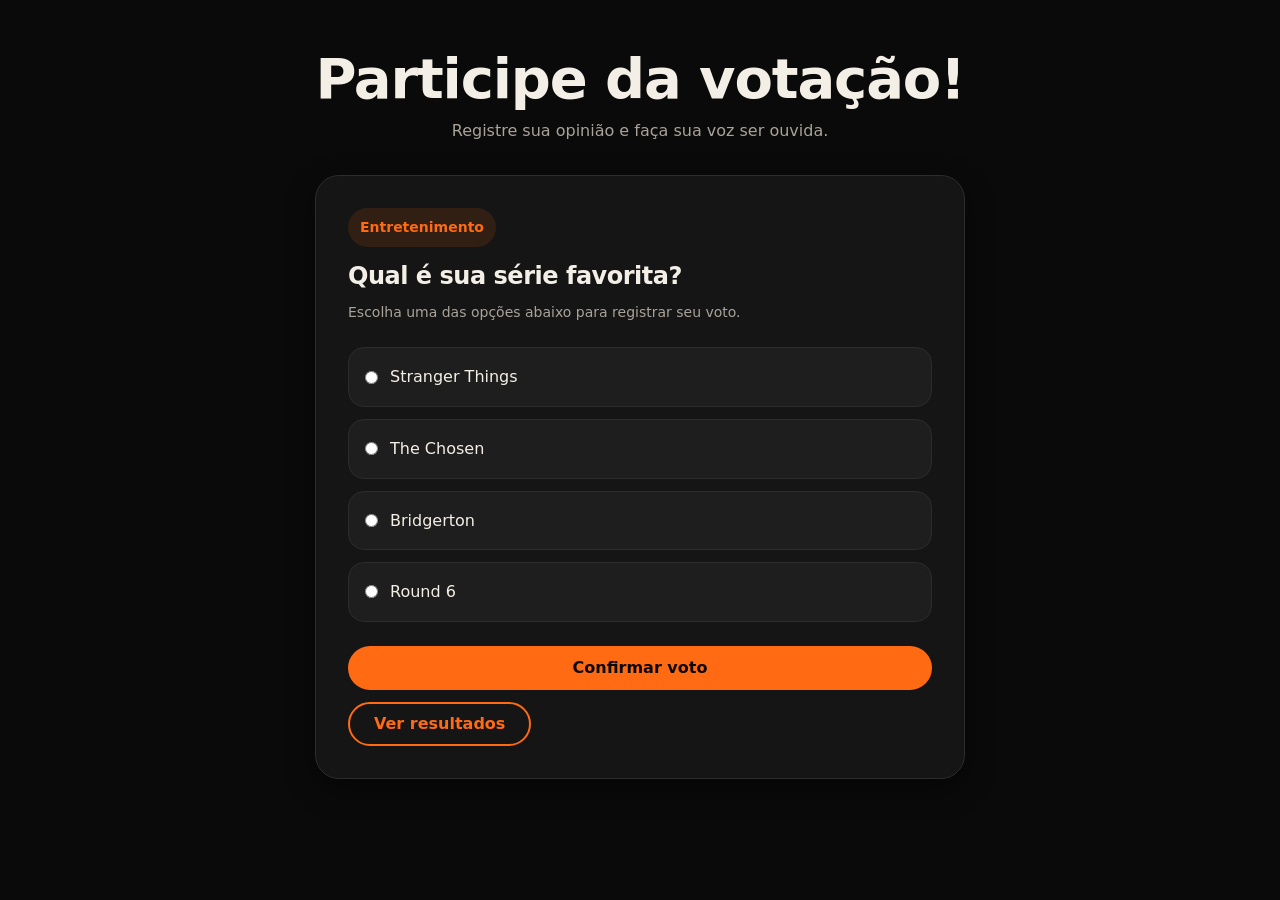
<file: votacao.html>
<!DOCTYPE html>
<html lang="pt-BR">
<head>
    <meta charset="UTF-8">
    <meta name="viewport" content="width=device-width, initial-scale=1.0">
    <title>Votação | VOCIFY</title>

    <link rel="icon" type="image/png" href="imgs/Favicon.png">

    <link rel="stylesheet" href="css/global.css">
    <link rel="stylesheet" href="votacao.css">
</head>
<body>

    <main class="votacao-main">
        <section class="container">

            <div class="votacao-cabecalho">
                <h1>Participe da votação!</h1>
                <p>Registre sua opinião e faça sua voz ser ouvida.</p>
            </div>

            <div class="votacao-card">

                <span class="categoria">Entretenimento</span>

                <h2>Qual é sua série favorita?</h2>

                <p class="votacao-descricao">
                    Escolha uma das opções abaixo para registrar seu voto.
                </p>

                <form id="formVotacao">

                    <div class="opcoes-votacao">

                        <label class="opcao-voto">
                            <input type="radio" name="opcao" value="Stranger Things">
                            <span>Stranger Things</span>
                        </label>

                        <label class="opcao-voto">
                            <input type="radio" name="opcao" value="The Chosen">
                            <span>The Chosen</span>
                        </label>

                        <label class="opcao-voto">
                            <input type="radio" name="opcao" value="Bridgerton">
                            <span>Bridgerton</span>
                        </label>

                        <label class="opcao-voto">
                            <input type="radio" name="opcao" value="Round 6">
                            <span>Round 6</span>
                        </label>

                    </div>

                    <button type="submit" class="btn btn--primario">
                        Confirmar voto
                    </button>

                </form>

                <button type="button" id="btnVerResultados" class="btn btn--contorno">
    Ver resultados
</button>

                <!-- RESULTADOS -->
                <section class="resultados" id="resultados" hidden>

                    <h2>Resultado da votação</h2>

                    <p class="resultados-descricao">
                        Confira como ficaram os votos desta enquete.
                    </p>

                    <div class="grafico-resultados" id="graficoResultados">
                    </div>

                </section>

            </div>

        </section>
    </main>

    <script src="votacao.js"></script>

</body>
</html>
</file>
<file: css/global.css>
/* ==========================================================================
   1. TOKENS
   Mude as cores/medidas aqui e o site inteiro acompanha.
   ========================================================================== */
:root {

  --cor-fundo: #0a0a0a;
  --cor-superficie: #151515;
  --cor-superficie-2: #1e1e1e;
  --cor-borda: #2c2c2c;
  --cor-texto: #f4efe6;
  --cor-texto-suave: #a9a399;
  --cor-papel: #f4efe6;            
  --cor-primaria: #ff6a13;         
  --cor-primaria-hover: #ff8434;
  --cor-destaque: #ffb400;         
  --cor-sucesso: #2fbf71;
  --cor-erro: #ff4d4d;

  /* Tipografia */
  --fonte-titulo: "Bricolage Grotesque", "Segoe UI", system-ui, sans-serif;
  --fonte-corpo: "DM Sans", "Segoe UI", system-ui, sans-serif;

  /* Escala de tamanhos */
  --texto-sm: 0.875rem;
  --texto-base: 1rem;
  --texto-lg: 1.125rem;
  --texto-xl: 1.5rem;
  --texto-2xl: clamp(2rem, 4vw + 1rem, 3.5rem);

  /* Espaçamentos */
  --espaco-1: 0.25rem;
  --espaco-2: 0.5rem;
  --espaco-3: 0.75rem;
  --espaco-4: 1rem;
  --espaco-5: 1.5rem;
  --espaco-6: 2rem;
  --espaco-7: 3rem;
  --espaco-8: 4.5rem;

  /* Bordas, sombras, transições */
  --raio-sm: 0.5rem;
  --raio-md: 1rem;
  --raio-lg: 1.5rem;
  --raio-pilula: 999px;
  --sombra-card: 0 10px 30px rgba(0, 0, 0, 0.45);
  --sombra-brilho: 0 0 0 3px rgba(255, 106, 19, 0.35);
  --transicao: 0.2s ease;

  /* Medidas de layout */
  --largura-max: 1200px;
  --altura-cabecalho: 72px;
}

::selection {
    background-color: #ff6a13;
    color: aliceblue;
}

/* ==========================================================================
   2. RESET E BASE
   ========================================================================== */
*,
*::before,
*::after {
  box-sizing: border-box;
  margin: 0;
  padding: 0;
}

html {
  scroll-behavior: smooth;
  scroll-padding-top: calc(var(--altura-cabecalho) + var(--espaco-4));
  -webkit-text-size-adjust: 100%;
}

body {
  min-height: 100vh;
  display: flex;
  flex-direction: column;
  background-color: var(--cor-fundo);
  color: var(--cor-texto);
  font-family: var(--fonte-corpo);
  font-size: var(--texto-base);
  line-height: 1.6;
}

main {
  flex: 1;
}

img,
svg {
  display: block;
  max-width: 100%;
}

a {
  color: inherit;
  text-decoration: none;
}

ul {
  list-style: none;
}

button,
input,
select,
textarea {
  font: inherit;
  color: inherit;
}

button {
  cursor: pointer;
}

h1,
h2,
h3,
h4 {
  font-family: var(--fonte-titulo);
  line-height: 1.1;
  letter-spacing: -0.02em;
}


[hidden] {
  display: none !important;
}


:focus-visible {
  outline: 3px solid var(--cor-destaque);
  outline-offset: 3px;
}


/* ==========================================================================
   3. UTILITÁRIOS E LAYOUT
   ========================================================================== */
.container {
  width: 100%;
  max-width: var(--largura-max);
  margin-inline: auto;
  padding-inline: var(--espaco-5);
}

.secao {
  padding-block: var(--espaco-7);
}

.secao__cabecalho {
  display: flex;
  align-items: center;
  justify-content: space-between;
  gap: var(--espaco-4);
  margin-bottom: var(--espaco-5);
}

.secao__titulo {
  font-size: var(--texto-xl);
}

.link-ver-todas {
  color: var(--cor-primaria);
  font-weight: 600;
  white-space: nowrap;
  transition: color var(--transicao);
}

.link-ver-todas:hover {
  color: var(--cor-destaque);
}


.sr-only {
  position: absolute;
  width: 1px;
  height: 1px;
  overflow: hidden;
  clip: rect(0 0 0 0);
  white-space: nowrap;
}


.pular-conteudo {
  position: absolute;
  top: -100px;
  left: var(--espaco-4);
  z-index: 200;
  padding: var(--espaco-2) var(--espaco-4);
  background: var(--cor-primaria);
  color: #000;
  border-radius: var(--raio-sm);
  font-weight: 700;
}

.pular-conteudo:focus {
  top: var(--espaco-2);
}


.estado-vazio {
  grid-column: 1 / -1;
  padding: var(--espaco-6);
  text-align: center;
  border: 2px dashed var(--cor-borda);
  border-radius: var(--raio-md);
  color: var(--cor-texto-suave);
}


/* ==========================================================================
   4. BOTÕES
   ========================================================================== */
.btn {
  display: inline-flex;
  align-items: center;
  justify-content: center;
  gap: var(--espaco-2);
  padding: 0.75rem 1.5rem;
  border: 2px solid transparent;
  border-radius: var(--raio-pilula);
  font-weight: 700;
  line-height: 1;
  white-space: nowrap;
  transition: transform var(--transicao), background-color var(--transicao),
    border-color var(--transicao), color var(--transicao);
}

.btn:hover {
  transform: translateY(-2px);
}

.btn:active {
  transform: translateY(0);
}

.btn--primario {
  background: var(--cor-primaria);
  color: #0a0a0a;
}

.btn--primario:hover {
  background: var(--cor-primaria-hover);
}

.btn--contorno {
  border-color: var(--cor-primaria);
  color: var(--cor-primaria);
  background: transparent;
}

.btn--contorno:hover {
  background: var(--cor-primaria);
  color: #0a0a0a;
}

.btn--fantasma {
  background: var(--cor-superficie-2);
  color: var(--cor-texto);
}

.btn--fantasma:hover {
  background: var(--cor-borda);
}



/* ==========================================================================
   5. CHIPS E ETIQUETAS DE CATEGORIA
   ========================================================================== */
.chip {
  display: inline-flex;
  align-items: center;
  gap: var(--espaco-2);
  padding: 0.6rem 1.1rem;
  border: 2px solid var(--cor-borda);
  border-radius: var(--raio-pilula);
  background: var(--cor-superficie);
  color: var(--cor-texto);
  font-weight: 600;
  white-space: nowrap;
  transition: border-color var(--transicao), background-color var(--transicao),
    color var(--transicao);
}

.chip::before {
  content: "";
  width: 0.7rem;
  height: 0.7rem;
  border-radius: 50%;
  background: var(--cor-cat, var(--cor-primaria));
}

.chip:hover {
  border-color: var(--cor-cat, var(--cor-primaria));
}

.chip[aria-pressed="true"] {
  background: var(--cor-cat, var(--cor-primaria));
  border-color: var(--cor-cat, var(--cor-primaria));
  color: #0a0a0a;
}

.chip[aria-pressed="true"]::before {
  background: #0a0a0a;
}

.etiqueta {
  display: inline-flex;
  align-items: center;
  gap: var(--espaco-2);
  padding: 0.2rem 0.7rem;
  border-radius: var(--raio-pilula);
  background: color-mix(in srgb, var(--cor-cat, var(--cor-primaria)) 18%, transparent);
  color: var(--cor-cat, var(--cor-primaria));
  font-size: var(--texto-sm);
  font-weight: 600;
}


/* ==========================================================================
   6. CARDS
   ========================================================================== */
.card {
  background: var(--cor-superficie);
  border: 1px solid var(--cor-borda);
  border-radius: var(--raio-md);
  padding: var(--espaco-5);
  transition: border-color var(--transicao), transform var(--transicao);
}

.card--interativo:hover {
  border-color: var(--cor-primaria);
  transform: translateY(-3px);
}


/* ==========================================================================
   7. FORMULÁRIOS
   Reutilizável nas páginas de login, criação de enquete, categorias etc.
   ========================================================================== */
.campo {
  display: flex;
  flex-direction: column;
  gap: var(--espaco-2);
  margin-bottom: var(--espaco-4);
}

.campo__rotulo {
  font-size: var(--texto-sm);
  font-weight: 600;
  color: var(--cor-texto-suave);
}

.campo__entrada {
  width: 100%;
  padding: 0.8rem 1rem;
  background: var(--cor-superficie-2);
  border: 2px solid var(--cor-borda);
  border-radius: var(--raio-sm);
  transition: border-color var(--transicao), box-shadow var(--transicao);
}

.campo__entrada::placeholder {
  color: var(--cor-texto-suave);
  opacity: 0.7;
}

.campo__entrada:focus {
  outline: none;
  border-color: var(--cor-primaria);
  box-shadow: var(--sombra-brilho);
}

.campo__erro {
  min-height: 1.2em;
  font-size: var(--texto-sm);
  color: var(--cor-erro);
}


/* ==========================================================================
   8. CABEÇALHO E NAVEGAÇÃO
   ========================================================================== */
.cabecalho {
  position: sticky;
  top: 0;
  z-index: 100;
  height: var(--altura-cabecalho);
  background: rgba(10, 10, 10, 0.85);
  backdrop-filter: blur(12px);
  border-bottom: 1px solid var(--cor-borda);
}

.cabecalho__interno {
  height: 100%;
  display: flex;
  align-items: center;
  gap: var(--espaco-5);
}

.marca {
  display: flex;
  align-items: center;
  gap: var(--espaco-3);
  margin-right: auto;
}

.marca__icone {
  width: 44px;
  height: 44px;
}

.marca__nome {
  font-family: var(--fonte-titulo);
  font-size: 1.75rem;
  font-weight: 800;
  letter-spacing: -0.03em;
  color: var(--cor-destaque);
  text-shadow: 2px 2px 0 var(--cor-primaria);
}

.menu__lista {
  display: flex;
  align-items: center;
  gap: var(--espaco-1);
}

.menu__link {
  display: block;
  padding: 0.5rem 1rem;
  border: 0;
  background: transparent;
  border-radius: var(--raio-pilula);
  font-weight: 600;
  color: var(--cor-texto-suave);
  transition: color var(--transicao), background-color var(--transicao);
}

.menu__link:hover {
  color: var(--cor-texto);
  background: var(--cor-superficie-2);
}

.menu__link[aria-current="page"] {
  color: var(--cor-primaria);
  background: rgba(255, 106, 19, 0.12);
}

.cabecalho__conta {
  display: flex;
  align-items: center;
  gap: var(--espaco-3);
}

.conta__nome {
  font-weight: 600;
  max-width: 12ch;
  overflow: hidden;
  text-overflow: ellipsis;
  white-space: nowrap;
}

.cabecalho__menu-btn {
  display: none;
  flex-direction: column;
  justify-content: center;
  gap: 5px;
  width: 44px;
  height: 44px;
  padding: 0 11px;
  background: var(--cor-superficie-2);
  border: 0;
  border-radius: var(--raio-sm);
}

.cabecalho__menu-btn span {
  height: 2px;
  background: var(--cor-texto);
  border-radius: 2px;
  transition: transform var(--transicao), opacity var(--transicao);
}

.cabecalho__menu-btn[aria-expanded="true"] span:nth-child(1) {
  transform: translateY(7px) rotate(45deg);
}

.cabecalho__menu-btn[aria-expanded="true"] span:nth-child(2) {
  opacity: 0;
}

.cabecalho__menu-btn[aria-expanded="true"] span:nth-child(3) {
  transform: translateY(-7px) rotate(-45deg);
}


/* ==========================================================================
   9. RODAPÉ
   ========================================================================== */
.rodape {
  margin-top: var(--espaco-8);
  padding-block: var(--espaco-6);
  border-top: 1px solid var(--cor-borda);
  color: var(--cor-texto-suave);
  font-size: var(--texto-sm);
}

.rodape__interno {
  display: flex;
  flex-wrap: wrap;
  align-items: center;
  justify-content: space-between;
  gap: var(--espaco-4);
}

.rodape__link {
  background: none;
  border: 0;
  color: var(--cor-primaria);
  font-weight: 600;
}

.rodape__link:hover {
  color: var(--cor-destaque);
}


/* ==========================================================================
   10. MODAL 
   ========================================================================== */
.modal {
  width: min(92vw, 520px);
  max-height: 90vh;
  margin: auto;
  padding: 0;
  overflow-y: auto;
  background: var(--cor-superficie);
  color: var(--cor-texto);
  border: 1px solid var(--cor-borda);
  border-radius: var(--raio-lg);
  box-shadow: var(--sombra-card);
}

.modal::backdrop {
  background: rgba(0, 0, 0, 0.75);
  backdrop-filter: blur(4px);
}

.modal[open] {
  animation: modal-entrada 0.25s ease;
}

@keyframes modal-entrada {
  from {
    opacity: 0;
    transform: translateY(16px) scale(0.97);
  }
  to {
    opacity: 1;
    transform: none;
  }
}

.modal__cabecalho {
  display: flex;
  align-items: center;
  justify-content: space-between;
  gap: var(--espaco-4);
  padding: var(--espaco-5);
  border-bottom: 1px solid var(--cor-borda);
}

.modal__titulo {
  font-size: var(--texto-xl);
}

.modal__fechar {
  width: 40px;
  height: 40px;
  display: grid;
  place-items: center;
  background: var(--cor-superficie-2);
  border: 0;
  border-radius: 50%;
  font-size: 1.25rem;
  line-height: 1;
  transition: background-color var(--transicao);
}

.modal__fechar:hover {
  background: var(--cor-primaria);
  color: #0a0a0a;
}

.modal__corpo {
  padding: var(--espaco-5);
}

.modal__corpo p + p,
.modal__corpo p + h3,
.modal__corpo ul + p {
  margin-top: var(--espaco-4);
}

.autores {
  margin-top: var(--espaco-3);
  display: grid;
  gap: var(--espaco-2);
}

.autores__item {
  display: flex;
  justify-content: space-between;
  gap: var(--espaco-3);
  padding: var(--espaco-3) var(--espaco-4);
  background: var(--cor-superficie-2);
  border-radius: var(--raio-sm);
}

.autores__funcao {
  color: var(--cor-texto-suave);
  font-size: var(--texto-sm);
}


/* ==========================================================================
   11. TOAST (avisos rápidos)
   ========================================================================== */
.toast {
  position: fixed;
  left: 50%;
  bottom: var(--espaco-5);
  z-index: 300;
  max-width: min(90vw, 420px);
  padding: var(--espaco-3) var(--espaco-5);
  background: var(--cor-papel);
  color: #0a0a0a;
  border-left: 6px solid var(--cor-primaria);
  border-radius: var(--raio-sm);
  font-weight: 600;
  box-shadow: var(--sombra-card);
  transform: translate(-50%, 150%);
  transition: transform 0.3s ease;
}

.toast--visivel {
  transform: translate(-50%, 0);
}


/* ==========================================================================
   12. RESPONSIVIDADE (mínimo 320px)
   ========================================================================== */
@media (max-width: 900px) {
  .cabecalho__menu-btn {
    display: flex;
  }

  .menu {
    position: absolute;
    top: var(--altura-cabecalho);
    left: 0;
    right: 0;
    padding: var(--espaco-4) var(--espaco-5);
    background: var(--cor-fundo);
    border-bottom: 1px solid var(--cor-borda);
    display: none;
  }

  .menu--aberto {
    display: block;
  }

  .menu__lista {
    flex-direction: column;
    align-items: stretch;
  }

  .menu__link {
    width: 100%;
    text-align: left;
  }

  .marca {
    margin-right: auto;
  }
}

@media (max-width: 480px) {
  :root {
    --altura-cabecalho: 64px;
  }

  .container {
    padding-inline: var(--espaco-4);
  }

  .marca__nome {
    font-size: 1.4rem;
  }

  .marca__icone {
    width: 38px;
    height: 38px;
  }

  .cabecalho__interno {
    gap: var(--espaco-3);
  }

  .conta__nome,
  .conta__cadastro {
    display: none;
  }

  .btn {
    padding: 0.7rem 1.1rem;
  }
}


/* ==========================================================================
   13. ACESSIBILIDADE -
   ========================================================================== */
@media (prefers-reduced-motion: reduce) {
  *,
  *::before,
  *::after {
    animation-duration: 0.01ms !important;
    animation-iteration-count: 1 !important;
    transition-duration: 0.01ms !important;
    scroll-behavior: auto !important;
  }
}



/* ==========================================================================
   14. ADIÇÕES GLOBAIS: EASTER EGG (MODO DJ VOCIFY) 
   ========================================================================== */
.rodape__acoes {
  display: flex;
  align-items: center;
  gap: var(--espaco-4);
}

.rodape__easteregg {
  cursor: pointer;
  padding: 0.25rem 0.65rem;
  border-radius: var(--raio-pilula);
  border: 1px dashed rgba(255, 106, 19, 0.45);
  background: rgba(255, 106, 19, 0.08);
  font-size: 0.8rem;
  transition: all var(--transicao);
}

.rodape__easteregg:hover {
  background: var(--cor-primaria);
  color: #0a0a0a;
  border-style: solid;
  transform: translateY(-1px);
}

/* Notas musicais flutuantes do Easter Egg */
.easteregg-nota-flutuante {
  position: fixed;
  z-index: 9999;
  width: 42px;
  height: 42px;
  pointer-events: none;
  filter: drop-shadow(0 0 10px rgba(255, 106, 19, 0.85));
  animation: flutuar-nota linear forwards;
}



@keyframes flutuar-nota {
  0% {
    opacity: 0;
    transform: translateY(0) scale(0.6) rotate(0deg);
  }
  20% {
    opacity: 1;
    transform: translateY(-40px) scale(1.1) rotate(15deg);
  }
  80% {
    opacity: 0.9;
    transform: translateY(-220px) scale(1) rotate(-15deg);
  }
  100% {
    opacity: 0;
    transform: translateY(-340px) scale(0.7) rotate(30deg);
  }
}

/* Mini Player do Modo DJ */
.dj-player {
  position: fixed;
  right: 20px;
  bottom: 20px;
  z-index: 9998;
  display: flex;
  align-items: center;
  gap: var(--espaco-3);
  padding: var(--espaco-3) var(--espaco-4);
  background: rgba(21, 21, 21, 0.94);
  backdrop-filter: blur(12px);
  border: 1px solid var(--cor-primaria);
  border-radius: var(--raio-pilula);
  box-shadow: 0 10px 30px rgba(0, 0, 0, 0.6), 0 0 20px rgba(255, 106, 19, 0.35);
  animation: dj-player-entrada 0.35s cubic-bezier(0.18, 0.89, 0.32, 1.28);
}

@keyframes dj-player-entrada {
  from {
    opacity: 0;
    transform: translateY(30px) scale(0.9);
  }
  to {
    opacity: 1;
    transform: translateY(0) scale(1);
  }
}

.dj-player__capa {
  width: 44px;
  height: 44px;
  flex-shrink: 0;
}

.dj-player__disco {
  width: 100%;
  height: 100%;
  object-fit: cover;
  border-radius: 50%;
}

.dj-player__disco--girando {
  animation: girar-disco 2.5s linear infinite;
}

@keyframes girar-disco {
  from {
    transform: rotate(0deg);
  }
  to {
    transform: rotate(360deg);
  }
}

.dj-player__info {
  display: flex;
  flex-direction: column;
  line-height: 1.2;
}

.dj-player__rotulo {
  font-size: 0.75rem;
  font-weight: 800;
  color: var(--cor-destaque);
  text-transform: uppercase;
  letter-spacing: 0.05em;
}


.dj-player__faixa {
  font-size: 0.8rem;
  color: var(--cor-texto);
  max-width: 180px;
  white-space: nowrap;
  overflow: hidden;
  text-overflow: ellipsis;
}

.dj-player__acoes {
  display: flex;
  align-items: center;
  gap: 0.4rem;
}

.dj-player__btn {
  background: var(--cor-superficie-2);
  border: 1px solid var(--cor-borda);
  color: var(--cor-texto);
  padding: 0.35rem 0.6rem;
  border-radius: var(--raio-pilula);
  font-size: 0.75rem;
  font-weight: 700;
  cursor: pointer;
  transition: all var(--transicao);
}

.dj-player__btn:hover {
  background: var(--cor-borda);
  transform: translateY(-1px);
}

.dj-player__btn--destaque {
  background: var(--cor-primaria);
  color: #0a0a0a;
  border-color: var(--cor-primaria);
}

.dj-player__btn--destaque:hover {
  background: var(--cor-primaria-hover);
}

.dj-player__fechar {
  background: transparent;
  border: 0;
  color: var(--cor-texto-suave);
  font-size: 0.9rem;
  padding: 0.2rem 0.4rem;
}

.dj-player__fechar:hover {
  color: var(--cor-texto);
}

@media (max-width: 600px) {
  .dj-player {
    right: 10px;
    bottom: 10px;
    left: 10px;
    justify-content: space-between;
  }
  .dj-player__faixa {
    max-width: 110px;
  }
}
</file>
<file: css/index.css>
/* ==========================================================================
   1. HERO
   ========================================================================== */
.hero {
  position: relative;
  overflow: hidden;
  padding-block: var(--espaco-7);

  background:
    radial-gradient(circle at 85% 40%, rgba(255, 106, 19, 0.28), transparent 55%),
    repeating-radial-gradient(circle at 100% 100%,
      transparent 0 14px, rgba(255, 255, 255, 0.035) 14px 15px);
}

.hero__grade {
  display: grid;
  grid-template-columns: 1.1fr 0.9fr;
  align-items: center;
  gap: var(--espaco-6);
}

.hero__titulo {
  font-size: clamp(2.6rem, 6vw + 0.5rem, 5rem);
  font-weight: 800;
  text-shadow: 4px 4px 0 var(--cor-primaria);
}

.hero__descricao {
  max-width: 44ch;
  margin-top: var(--espaco-5);
  font-size: var(--texto-lg);
  color: var(--cor-texto-suave);
}

.hero__acoes {
  display: flex;
  flex-wrap: wrap;
  gap: var(--espaco-4);
  margin-top: var(--espaco-6);
}

/* ---- Arte do hero ---- */
.hero__arte {
  position: relative;
  padding-bottom: var(--espaco-7);
}


.cartaz img {
  width: 100%;
  height: auto;
}


.cartaz {
  padding: var(--espaco-5);
  background: var(--cor-papel);
  border-radius: var(--raio-lg);
  box-shadow: var(--sombra-card), 10px 10px 0 var(--cor-primaria);
  transform: rotate(-3deg);
}

.resultado-mini {
  position: absolute;
  right: 0;
  bottom: 0;
  width: min(78%, 320px);
  padding: var(--espaco-4);
  background: var(--cor-superficie);
  border: 1px solid var(--cor-borda);
  border-radius: var(--raio-md);
  box-shadow: var(--sombra-card);
  z-index: 3;
}

.resultado-mini__rotulo {
  margin-bottom: var(--espaco-1);
  color: var(--cor-destaque);
  font-size: 0.75rem;
  font-weight: 700;
  letter-spacing: 0.08em;
  text-transform: uppercase;
}

.resultado-mini__pergunta {
  margin-bottom: var(--espaco-3);
  font-weight: 700;
  font-size: var(--texto-sm);
}

.barra {
  display: grid;
  grid-template-columns: 5rem 1fr 2.75rem;
  align-items: center;
  gap: var(--espaco-2);
  margin-top: var(--espaco-2);
  font-size: var(--texto-sm);
}

.barra__rotulo {
  overflow: hidden;
  text-overflow: ellipsis;
  white-space: nowrap;
}

.barra__pct {
  text-align: right;
  color: var(--cor-texto-suave);
}

.barra__trilho {
  height: 10px;
  overflow: hidden;
  background: var(--cor-superficie-2);
  border-radius: var(--raio-pilula);
}


.barra__preenchimento {
  display: block;
  width: 0;
  height: 100%;
  background: linear-gradient(90deg, var(--cor-primaria), var(--cor-destaque));
  border-radius: var(--raio-pilula);
  transition: width 1s cubic-bezier(0.2, 0.8, 0.2, 1);
}


/* ==========================================================================
   2. DIFERENCIAIS
   ========================================================================== */
.diferenciais {
  display: grid;
  grid-template-columns: repeat(4, 1fr);
  background: var(--cor-superficie);
  border: 1px solid var(--cor-borda);
  border-radius: var(--raio-lg);
}

.diferencial {
  display: flex;
  align-items: flex-start;
  gap: var(--espaco-4);
  padding: var(--espaco-5);
  color: var(--cor-texto-suave);
  font-size: var(--texto-sm);
}

.diferencial + .diferencial {
  border-left: 1px solid var(--cor-borda);
}

.diferencial__titulo {
  font-size: var(--texto-lg);
  color: var(--cor-texto);
}


/* ==========================================================================
   3. CATEGORIAS 
   ========================================================================== */
.lista-chips {
  display: flex;
  flex-wrap: wrap;
  gap: var(--espaco-3);
}


/* ==========================================================================
   4. ENQUETES EM DESTAQUE 
   ========================================================================== */
.grade-enquetes {
  display: grid;
  grid-template-columns: repeat(3, 1fr);
  gap: var(--espaco-5);
}

.enquete-card {
  display: flex;
  flex-direction: column;
  gap: var(--espaco-4);
  height: 100%;
  /* Faixa lateral na cor da categoria */
  border-left: 6px solid var(--cor-cat, var(--cor-primaria));
}

.enquete-card__titulo {
  font-size: var(--texto-lg);
}

.enquete-card__rodape {
  display: flex;
  align-items: center;
  justify-content: space-between;
  gap: var(--espaco-3);
  margin-top: auto;
  color: var(--cor-texto-suave);
  font-size: var(--texto-sm);
}

.enquete-card__ir {
  padding: 0.35rem 1rem;
  background: var(--cor-primaria);
  color: #0a0a0a;
  border-radius: var(--raio-pilula);
  font-weight: 700;
  transition: background-color var(--transicao);
}

.enquete-card:hover .enquete-card__ir {
  background: var(--cor-primaria-hover);
}


/* ==========================================================================
   5. ESTATÍSTICAS
   ========================================================================== */
.estatisticas {
  display: flex;
  flex-wrap: wrap;
  gap: var(--espaco-6);
  margin-top: var(--espaco-6);
}

.estatistica {
  display: flex;
  flex-direction: column;
  color: var(--cor-texto-suave);
  font-size: var(--texto-sm);
}

.estatistica__numero {
  font-family: var(--fonte-titulo);
  font-size: var(--texto-xl);
  color: var(--cor-destaque);
  line-height: 1.1;
}

.passos {
  display: grid;
  grid-template-columns: repeat(3, 1fr);
  gap: var(--espaco-5);
}

.passo {
  display: flex;
  flex-direction: column;
  gap: var(--espaco-3);
  color: var(--cor-texto-suave);
}

.passo__numero {
  width: 2.5rem;
  height: 2.5rem;
  display: grid;
  place-items: center;
  background: var(--cor-primaria);
  color: #0a0a0a;
  border-radius: 50%;
  font-family: var(--fonte-titulo);
  font-weight: 800;
}

.passo__titulo {
  font-size: var(--texto-lg);
  color: var(--cor-texto);
}

.cta {
  padding: var(--espaco-7) var(--espaco-5);
  text-align: center;
  background: var(--cor-superficie);
  border: 1px solid var(--cor-borda);
  border-radius: var(--raio-lg);
  box-shadow: 8px 8px 0 var(--cor-primaria);
}

.cta__titulo {
  font-size: var(--texto-2xl);
}

.cta__texto {
  margin-top: var(--espaco-3);
  color: var(--cor-texto-suave);
}

.cta__acoes {
  display: flex;
  flex-wrap: wrap;
  justify-content: center;
  gap: var(--espaco-4);
  margin-top: var(--espaco-5);
}


/* ==========================================================================
   7. RESPONSIVIDADE
   ========================================================================== */
@media (max-width: 1024px) {
  .grade-enquetes {
    grid-template-columns: repeat(2, 1fr);
  }

  .diferenciais {
    grid-template-columns: repeat(2, 1fr);
  }

  
  .diferencial:nth-child(3) {
    border-left: 0;
  }

  .diferencial:nth-child(n + 3) {
    border-top: 1px solid var(--cor-borda);
  }
}

@media (max-width: 800px) {
  .hero__grade {
    grid-template-columns: 1fr;
  }

  .hero__arte {
    max-width: 420px;
    margin-inline: auto;
  }
}

@media (max-width: 560px) {
  .hero {
    padding-block: var(--espaco-6);
  }

  .hero__titulo {
    text-shadow: 3px 3px 0 var(--cor-primaria);
  }

  .hero__acoes .btn {
    flex: 1 1 100%;
  }

  .grade-enquetes,
  .diferenciais {
    grid-template-columns: 1fr;
  }

  .diferencial + .diferencial {
    border-left: 0;
    border-top: 1px solid var(--cor-borda);
  }

  .secao__cabecalho {
    flex-wrap: wrap;
  }
}

@media (max-width: 800px) {
  .passos {
    grid-template-columns: 1fr;
  }
}

@media (max-width: 560px) {
  .cta {
    padding: var(--espaco-6) var(--espaco-4);
  }

  .cta__acoes .btn {
    flex: 1 1 100%;
  }
}

/* ==========================================================================
   8. ADIÇÕES VISUAIS
   ========================================================================== */

/* Badge com pulso no topo do Hero */
.hero__badge {
  display: inline-flex;
  align-items: center;
  gap: var(--espaco-2);
  padding: 0.4rem 0.95rem;
  margin-bottom: var(--espaco-4);
  background: rgba(255, 106, 19, 0.1);
  border: 1px solid rgba(255, 106, 19, 0.35);
  border-radius: var(--raio-pilula);
  font-size: var(--texto-sm);
  font-weight: 600;
  color: var(--cor-destaque);
  width: fit-content;
}

.badge__pulso {
  width: 9px;
  height: 9px;
  background-color: var(--cor-primaria);
  border-radius: 50%;
  box-shadow: 0 0 0 0 rgba(255, 106, 19, 0.7);
  animation: pulso-badge 1.8s infinite;
}

@keyframes pulso-badge {
  0% {
    transform: scale(0.95);
    box-shadow: 0 0 0 0 rgba(255, 106, 19, 0.7);
  }
  70% {
    transform: scale(1.15);
    box-shadow: 0 0 0 8px rgba(255, 106, 19, 0);
  }
  100% {
    transform: scale(0.95);
    box-shadow: 0 0 0 0 rgba(255, 106, 19, 0);
  }
}

/* Equalizador animado no Hero */
.hero__equalizador {
  display: flex;
  align-items: flex-end;
  gap: 4px;
  margin-top: var(--espaco-5);
  padding: var(--espaco-2) var(--espaco-3);
  background: rgba(255, 255, 255, 0.03);
  border: 1px solid var(--cor-borda);
  border-radius: var(--raio-sm);
  width: fit-content;
}

.eq-barra {
  width: 4px;
  height: 18px;
  background: linear-gradient(180deg, var(--cor-destaque), var(--cor-primaria));
  border-radius: 2px;
  animation: saltar-equalizador 1s ease-in-out infinite alternate;
}

.eq-barra:nth-child(1) { height: 10px; animation-delay: 0.1s; }
.eq-barra:nth-child(2) { height: 20px; animation-delay: 0.3s; }
.eq-barra:nth-child(3) { height: 14px; animation-delay: 0.5s; }
.eq-barra:nth-child(4) { height: 24px; animation-delay: 0.2s; }
.eq-barra:nth-child(5) { height: 16px; animation-delay: 0.4s; }

@keyframes saltar-equalizador {
  0% { transform: scaleY(0.3); opacity: 0.6; }
  100% { transform: scaleY(1); opacity: 1; }
}

.eq-legenda {
  margin-left: var(--espaco-2);
  font-size: 0.75rem;
  color: var(--cor-texto-suave);
  text-transform: uppercase;
  letter-spacing: 0.05em;
  font-weight: 500;
}

/* Cenário do Cartaz + Disco de Vinil interativo */
.cartaz-cenario {
  position: relative;
  display: flex;
  align-items: center;
  justify-content: center;
}

.cartaz-cenario .cartaz {
  position: relative;
  z-index: 2;
  transition: transform 0.4s cubic-bezier(0.2, 0.8, 0.2, 1);
}

.disco-vinil-hero {
  position: absolute;
  right: -40px;
  top: 50%;
  transform: translateY(-50%) rotate(0deg);
  z-index: 1;
  background: none;
  border: none;
  cursor: pointer;
  padding: 0;
  width: 250px;
  height: 250px;
  transition: right 0.45s cubic-bezier(0.2, 0.8, 0.2, 1), transform 0.45s ease;
  filter: drop-shadow(-5px 10px 18px rgba(0, 0, 0, 0.75));
}

.disco-vinil__img {
  width: 100%;
  height: 100%;
  object-fit: contain;
  border-radius: 50%;
  transition: transform 0.3s ease;
}

.cartaz-cenario:hover .disco-vinil-hero,
.disco-vinil-hero:focus-visible {
  right: -85px;
}

.disco-vinil-hero.disco-vinil--girando .disco-vinil__img {
  animation: vinil-girando 2.2s linear infinite;
}

@keyframes vinil-girando {
  from { transform: rotate(0deg); }
  to { transform: rotate(360deg); }
}

.disco-vinil__badge {
  position: absolute;
  top: 10px;
  right: 15px;
  background: var(--cor-primaria);
  color: #0a0a0a;
  font-size: 0.72rem;
  font-weight: 800;
  padding: 0.25rem 0.55rem;
  border-radius: var(--raio-pilula);
  box-shadow: 0 4px 12px rgba(255, 106, 19, 0.5);
  pointer-events: none;
  animation: flutuar-badge 2s ease-in-out infinite;
}

@keyframes flutuar-badge {
  0%, 100% { transform: translateY(0); }
  50% { transform: translateY(-4px); }
}


/* ==========================================================================
   9. FAIXA DE TENDÊNCIAS (TICKER / MARQUEE INFINITO)
   ========================================================================== */
.faixa-tendencias {
  overflow: hidden;
  background: var(--cor-superficie);
  border-block: 1px solid var(--cor-borda);
  padding-block: var(--espaco-3);
  margin-top: var(--espaco-6);
  position: relative;
  mask-image: linear-gradient(90deg, transparent, #000 8%, #000 92%, transparent);
  -webkit-mask-image: linear-gradient(90deg, transparent, #000 8%, #000 92%, transparent);
}

.tendencias__trilho {
  display: inline-flex;
  align-items: center;
  gap: var(--espaco-4);
  white-space: nowrap;
  animation: rolagem-tendencias 38s linear infinite;
  will-change: transform;
}

.faixa-tendencias:hover .tendencias__trilho {
  animation-play-state: paused;
}

@keyframes rolagem-tendencias {
  from { transform: translateX(0); }
  to { transform: translateX(-50%); }
}

.tendencias__item {
  font-size: var(--texto-sm);
  color: var(--cor-texto-suave);
  display: inline-flex;
  align-items: center;
  gap: 0.35rem;
}

.tendencias__item strong {
  color: var(--cor-destaque);
}

.tendencias__sep {
  color: var(--cor-primaria);
  font-weight: bold;
}


/* ==========================================================================
   10. VOTO RELÂMPAGO (DEMO INTERATIVA)
   ========================================================================== */
.voto-relampago {
  position: relative;
  overflow: hidden;
  background: linear-gradient(135deg, var(--cor-superficie), #141414);
  border: 1px solid var(--cor-borda);
  border-left: 6px solid var(--cor-primaria);
}

.voto-relampago::before {
  content: "";
  position: absolute;
  top: -80px;
  right: -80px;
  width: 220px;
  height: 220px;
  background: radial-gradient(circle, rgba(255, 106, 19, 0.18), transparent 70%);
  pointer-events: none;
}

.voto-relampago__cabecalho {
  display: flex;
  align-items: center;
  justify-content: space-between;
  gap: var(--espaco-3);
  margin-bottom: var(--espaco-3);
}

.voto-relampago__aviso {
  font-size: 0.8rem;
  color: var(--cor-destaque);
  font-weight: 600;
  background: rgba(255, 180, 0, 0.08);
  padding: 0.2rem 0.6rem;
  border-radius: var(--raio-sm);
}

.voto-relampago__pergunta {
  font-size: clamp(1.4rem, 2.5vw, 1.9rem);
  font-weight: 800;
}

.voto-relampago__descricao {
  margin-top: var(--espaco-2);
  color: var(--cor-texto-suave);
  font-size: var(--texto-sm);
}

.voto-relampago__grade {
  display: grid;
  grid-template-columns: repeat(2, 1fr);
  gap: var(--espaco-3);
  margin-top: var(--espaco-5);
}

.voto-card {
  position: relative;
  overflow: hidden;
  display: grid;
  grid-template-columns: auto 1fr auto;
  align-items: center;
  gap: var(--espaco-3);
  padding: var(--espaco-4);
  background: var(--cor-superficie-2);
  border: 1px solid var(--cor-borda);
  border-radius: var(--raio-md);
  color: var(--cor-texto);
  text-align: left;
  cursor: pointer;
  transition: all var(--transicao);
}

.voto-card:hover {
  border-color: var(--cor-primaria);
  transform: translateY(-2px);
  background: #222222;
}

.voto-card--selecionado {
  border-color: var(--cor-primaria);
  box-shadow: 0 0 0 2px rgba(255, 106, 19, 0.35);
  background: rgba(255, 106, 19, 0.08);
}

.voto-card__icone {
  font-size: 1.5rem;
}

.voto-card__texto {
  display: flex;
  flex-direction: column;
}

.voto-card__titulo {
  font-size: var(--texto-sm);
  font-weight: 700;
}

.voto-card__sub {
  font-size: 0.78rem;
  color: var(--cor-texto-suave);
}

.voto-card__pct {
  font-family: var(--fonte-titulo);
  font-weight: 800;
  font-size: 1.15rem;
  color: var(--cor-destaque);
}

.voto-card__trilho {
  position: absolute;
  bottom: 0;
  left: 0;
  right: 0;
  height: 4px;
  background: rgba(255, 255, 255, 0.06);
}

.voto-card__preenchimento {
  display: block;
  height: 100%;
  background: linear-gradient(90deg, var(--cor-primaria), var(--cor-destaque));
  border-radius: var(--raio-pilula);
  transition: width 0.7s cubic-bezier(0.2, 0.8, 0.2, 1);
}

.voto-relampago__rodape {
  display: flex;
  flex-wrap: wrap;
  align-items: center;
  justify-content: space-between;
  gap: var(--espaco-4);
  margin-top: var(--espaco-5);
  padding-top: var(--espaco-4);
  border-top: 1px solid var(--cor-borda);
}

.voto-relampago__contagem {
  font-size: var(--texto-sm);
  color: var(--cor-texto-suave);
}


/* ==========================================================================
   11. POR QUE O VOCIFY (GRADE DE BENEFÍCIOS)
   ========================================================================== */
.grade-beneficios {
  display: grid;
  grid-template-columns: repeat(4, 1fr);
  gap: var(--espaco-5);
}

.beneficio {
  display: flex;
  flex-direction: column;
  gap: var(--espaco-3);
  transition: transform var(--transicao), border-color var(--transicao);
}

.beneficio:hover {
  transform: translateY(-4px);
  border-color: var(--cor-primaria);
}

.beneficio__icone {
  width: 48px;
  height: 48px;
  display: grid;
  place-items: center;
  font-size: 1.5rem;
  background: rgba(255, 106, 19, 0.12);
  border-radius: var(--raio-md);
  border: 1px solid rgba(255, 106, 19, 0.25);
}

.beneficio__titulo {
  font-size: var(--texto-lg);
  font-weight: 700;
}

.beneficio__texto {
  font-size: var(--texto-sm);
  color: var(--cor-texto-suave);
}


/* ==========================================================================
   12. PERGUNTAS FREQUENTES (FAQ)
   ========================================================================== */
.faq-lista {
  display: flex;
  flex-direction: column;
  gap: var(--espaco-3);
}

.faq-item {
  border: 1px solid var(--cor-borda);
  border-radius: var(--raio-md);
  transition: border-color var(--transicao);
}

.faq-item[open] {
  border-color: var(--cor-primaria);
}

.faq-pergunta {
  padding: var(--espaco-4) var(--espaco-5);
  font-size: var(--texto-base);
  font-weight: 700;
  cursor: pointer;
  list-style: none;
  display: flex;
  align-items: center;
  justify-content: space-between;
}

.faq-pergunta::-webkit-details-marker {
  display: none;
}

.faq-pergunta::after {
  content: "+";
  font-family: var(--fonte-titulo);
  font-size: 1.4rem;
  color: var(--cor-primaria);
  transition: transform var(--transicao);
}

.faq-item[open] .faq-pergunta::after {
  content: "−";
  transform: rotate(180deg);
}

.faq-resposta {
  padding: 0 var(--espaco-5) var(--espaco-4);
  color: var(--cor-texto-suave);
  font-size: var(--texto-sm);
  border-top: 1px dashed var(--cor-borda);
  padding-top: var(--espaco-3);
}

.link-destaque {
  color: var(--cor-primaria);
  text-decoration: underline;
  font-weight: 600;
}

.link-destaque:hover {
  color: var(--cor-destaque);
}


/* ==========================================================================
   13. BOTÃO VOLTAR AO TOPO
   ========================================================================== */
.btn-topo {
  position: fixed;
  left: 24px;
  bottom: 24px;
  z-index: 999;
  width: 44px;
  height: 44px;
  border-radius: 50%;
  background: var(--cor-superficie);
  border: 1px solid var(--cor-primaria);
  color: var(--cor-primaria);
  font-size: 1.2rem;
  font-weight: 800;
  cursor: pointer;
  display: grid;
  place-items: center;
  box-shadow: 0 4px 15px rgba(0, 0, 0, 0.4);
  opacity: 0;
  visibility: hidden;
  transform: translateY(12px);
  transition: opacity 0.3s ease, transform 0.3s ease, background 0.2s ease, color 0.2s ease;
}

.btn-topo--visivel {
  opacity: 1;
  visibility: visible;
  transform: translateY(0);
}

.btn-topo:hover {
  background: var(--cor-primaria);
  color: #0a0a0a;
}


/* ==========================================================================
   14. RESPONSIVIDADE DAS ADIÇÕES
   ========================================================================== */
@media (max-width: 1024px) {
  .grade-beneficios {
    grid-template-columns: repeat(2, 1fr);
  }
}

@media (max-width: 800px) {
  .voto-relampago__grade {
    grid-template-columns: 1fr;
  }

  .disco-vinil-hero {
    width: 200px;
    height: 200px;
    right: -25px;
  }

  .cartaz-cenario:hover .disco-vinil-hero {
    right: -50px;
  }
}

@media (max-width: 600px) {
  .grade-beneficios {
    grid-template-columns: 1fr;
  }

  .disco-vinil-hero {
    width: 160px;
    height: 160px;
    right: -15px;
  }

  .btn-topo {
    left: 14px;
    bottom: 14px;
    width: 38px;
    height: 38px;
    font-size: 1rem;
  }
}
</file>
<file: cadastro.css>
/* ÁREA PRINCIPAL */
.cadastro-main {
    min-height: 100vh;
    display: flex;
    justify-content: center;
    align-items: center;
    padding: var(--espaco-6) var(--espaco-4);
}

::selection {
    background-color: #ff6a13;
    color: aliceblue;
}

/* CARTÃO DE CADASTRO */
.cadastro-container {
    background-color: var(--cor-superficie);
    width: 100%;
    max-width: 430px;
    padding: var(--espaco-6);
    border-radius: var(--raio-lg);
    border: 1px solid var(--cor-borda);
    box-shadow: var(--sombra-card);
}

/* LOGO */
.cadastro-logo {
    display: flex;
    flex-direction: column;
    align-items: center;
    text-align: center;
    margin-bottom: var(--espaco-5);
}

.cadastro-logo img {
    display: block;
    width: 180px;
    max-width: 100%;
    height: auto;
    object-fit: contain;
}

.cadastro-logo p {
    color: var(--cor-texto-suave);
    font-size: var(--texto-sm);
    margin-top: var(--espaco-2);
}

/* TÍTULO */
.cadastro-conteudo h1 {
    color: var(--cor-texto);
    font-family: var(--fonte-titulo);
    font-size: var(--texto-xl);
    margin-bottom: var(--espaco-2);
}

.cadastro-conteudo p {
    color: var(--cor-texto-suave);
    font-size: var(--texto-sm);
    margin-bottom: var(--espaco-5);
}

/* FORMULÁRIO */
#formCadastro {
    display: flex;
    flex-direction: column;
    gap: var(--espaco-3);
}

#formCadastro label {
    color: var(--cor-texto);
    font-size: var(--texto-sm);
    font-weight: 600;
}

#formCadastro input {
    width: 100%;
    padding: 13px;
    background-color: var(--cor-superficie-2);
    color: var(--cor-texto);
    border: 1px solid var(--cor-borda);
    border-radius: var(--raio-sm);
    font-size: var(--texto-sm);
    outline: none;
    transition: var(--transicao);
}

#formCadastro input:focus {
    border-color: var(--cor-primaria);
    box-shadow: var(--sombra-brilho);
}

/* BOTÃO */
.cadastro-botao {
    width: 100%;
    margin-top: var(--espaco-3);
}

/* LINK DE LOGIN */
.login-link {
    text-align: center;
    margin-top: var(--espaco-5);
    color: var(--cor-texto-suave);
    font-size: var(--texto-sm);
}

.login-link a {
    color: var(--cor-primaria);
    text-decoration: none;
    font-weight: 600;
}

.login-link a:hover {
    color: var(--cor-primaria-hover);
    text-decoration: underline;
}

/* RESPONSIVIDADE */
@media (max-width: 480px) {
    .cadastro-container {
        padding: var(--espaco-5) var(--espaco-4);
    }

    .cadastro-logo img {
        width: 150px;
    }
}
</file>
<file: criar-enquete.css>
/* =================================
   ESTRUTURA GERAL
================================= */

:root {
    --cor-enquete: var(--cor-primaria);
}

body {
    margin: 0;
    width: 100%;
}

main {
    display: grid;
    grid-template-columns: minmax(0, 1fr) 500px minmax(0, 1fr);
    align-items: center;
    justify-content: center;

    width: 100%;
    max-width: 1200px;
    min-height: 100vh;

    padding: 20px;
    margin: 0 auto;
    box-sizing: border-box;
}


/* =================================
   DISCO DE VINIL
================================= */

.coluna-esquerda {
    display: flex;
    justify-content: flex-end;
    align-items: center;

    position: relative;
    z-index: 0;
}

.disco-botao {
    position: relative;

    width: 460px;
    aspect-ratio: 1;

    padding: 0;
    border: none;
    background: none;

    cursor: pointer;

    transform: translateX(50%);
    margin-top: 70px;
}

.disco-base {
    position: absolute;
    inset: -15px;

    border-radius: 50%;

    background-color: var(--cor-enquete);

    z-index: 0;
}

.disco-vinil {
    position: relative;
    display: block;

    width: 100%;
    height: 100%;

    object-fit: contain;

    z-index: 1;

    animation: girarDisco 5s linear infinite;
}

@keyframes girarDisco {
    from {
        transform: rotate(0deg);
    }

    to {
        transform: rotate(360deg);
    }
}


/* =================================
   COLUNA CENTRAL
================================= */

.coluna-direita {
    display: flex;
    flex-direction: column;
    align-items: center;
    gap: 20px;

    width: 100%;
    min-width: 0;

    position: relative;
    z-index: 1;
}


/* =================================
   FORMULÁRIO
================================= */

#formEnquete {
    display: flex;
    flex-direction: column;
    align-items: center;
    gap: 12px;

    width: 100%;
    max-width: 500px;
}


/* =================================
   PAINEL DA ENQUETE
================================= */

.conteudo-enquete {
    display: flex;
    flex-direction: column;
    align-items: center;
    gap: 18px;

    width: 100%;
    max-width: 500px;

    box-sizing: border-box;

    background-color: var(--cor-enquete);

    padding: 40px;
    border-radius: 18px;
}


/* =================================
   CAMPOS DE TEXTO
================================= */

.conteudo-enquete input,
.conteudo-enquete textarea,
.conteudo-enquete select {
    width: 100%;
    box-sizing: border-box;

    padding: 12px;
    font-size: 16px;

    color: black;
}


/* =================================
   ALTERNATIVAS
================================= */

#listaOpcoes {
    display: flex;
    flex-direction: column;
    gap: 10px;

    width: 100%;
}


/* =================================
   BOTÃO ADICIONAR ALTERNATIVA
================================= */

#adicionarOpcao {
    background: none;
    border: none;

    color: var(--cor-fundo);
    text-decoration: underline;

    font-size: 14px;

    cursor: pointer;
    padding: 5px;

    align-self: flex-start;

    transition: 0.15s;
}

#adicionarOpcao:hover {
    color: white;
}

#adicionarOpcao:active {
    transform: translateY(2px);
}


/* =================================
   ÁREA DE IMAGEM
================================= */

.imagem-container {
    width: 100%;
}

#imagem {
    display: none;
}

.area-imagem {
    display: flex;
    justify-content: center;
    align-items: center;

    position: relative;

    width: 100%;
    height: 180px;

    overflow: hidden;
    box-sizing: border-box;

    background-color: rgba(255, 255, 255, 0.2);

    border: 2px dashed var(--cor-fundo);
    border-radius: 10px;

    color: var(--cor-fundo);

    cursor: pointer;
    transition: 0.2s;
}

.area-imagem:hover {
    background-color: rgba(255, 255, 255, 0.35);
}

.area-imagem img {
    position: absolute;
    inset: 0;

    width: 100%;
    height: 100%;

    object-fit: cover;
    object-position: center;
}

#removerImagem {
    margin-top: 8px;
    cursor: pointer;
    color: black;
}

[hidden] {
    display: none !important;
}


/* =================================
   PALETA DE CORES
================================= */

.direita-direita {
    display: flex;
    flex-direction: column;
    align-items: flex-start;

    gap: 15px;
    margin-top: 70px;
    padding: 15px;
}

.paleta-cores {
    display: flex;
    flex-direction: column;
    gap: 20px;
}

.paleta-cores button {
    width: 55px;
    height: 55px;

    padding: 0;
    border: none;
    border-radius: 50%;

    cursor: pointer;

    transition: transform 0.15s;
}

.paleta-cores button:hover {
    transform: scale(1.1);
}


/* =================================
   CORES
================================= */

#Laranja {
    background-color: var(--cor-primaria);
}

#Roxo {
    background-color: #8956B8;
}

#Azul {
    background-color: #3979B9;
}

#Verde {
    background-color: #648B70;
}

#Rosa {
    background-color: #E58BAF;
}

#Amarelo {
    background-color: #E8B94F;
}

::selection {
    background-color: #ff6a13;
    color: aliceblue;
}

/* =================================
   NOTAS MUSICAIS
================================= */

#efeitosNotas {
    position: absolute;
    inset: 0;
    z-index: 2;
    pointer-events: none;
    overflow: visible;
}

.nota-flutuante {
    position: absolute;

    width: 75px;
    height: auto;

    object-fit: contain;

    animation: notaFlutuando 1.5s ease-out forwards;
}

@keyframes notaFlutuando {

    0% {
        opacity: 0;
        transform: translateY(15px) scale(0.5) rotate(-15deg);
    }

    20% {
        opacity: 1;
        transform: translateY(0) scale(1) rotate(10deg);
    }

    100% {
        opacity: 0;
        transform: translateY(-110px) scale(0.8) rotate(25deg);
    }
}

/* =================================
   BOTAO PUBLICAR
================================= */

#publicarEnquete {
    width: 100%;
    padding: 14px;
    border: none;
    border-radius: 8px;

    background-color: var(--cor-fundo);
    color: var(--cor-texto);

    font-size: 16px;
    font-weight: bold;
    cursor: pointer;

    transition: 0.2s;
}

#publicarEnquete:hover {
    background-color: var(--cor-primaria-hover);
    transform: translateY(-2px);
}


/* =====================================
   RESPONSIVIDADE
===================================== */

/* TABLETS E TELAS MENORES */

@media (max-width: 900px) {

    main {
        grid-template-columns: minmax(0, 1fr);
        min-height: auto;
        gap: 25px;
        padding: 30px 20px;
    }

    .coluna-esquerda {
        justify-content: center;
    }

    .disco-botao {
        width: min(40vw, 300px);
        transform: none;
        margin-top: 20px;
    }

    .coluna-direita {
        width: 100%;
    }

    .direita-direita {
        align-items: center;
        margin-top: 0;
        padding: 0;
    }

    .paleta-cores {
        flex-direction: row;
        flex-wrap: wrap;
        justify-content: center;
        gap: 15px;
    }

}

/* CELULARES */

@media (max-width: 600px) {

    main {
        padding: 20px 15px;
        gap: 20px;
    }

    .disco-botao {
        width: 220px;
    }

    .coluna-direita {
        gap: 15px;
    }

    .coluna-direita h1 {
        font-size: 26px;
        text-align: center;
    }

    .conteudo-enquete {
        padding: 22px;
        gap: 15px;
    }

    .conteudo-enquete input,
    .conteudo-enquete textarea {
        font-size: 14px;
    }

    .area-imagem {
        height: 150px;
    }

    .paleta-cores button {
        width: 42px;
        height: 42px;
    }

}
</file>
<file: enquetes.css>
/* =====================================
   ESTRUTURA GERAL
===================================== */

.pagina-enquetes {
    width: 100%;
    max-width: 1200px;
    min-height: 100vh;
    margin: 0 auto;
    padding: 50px 30px;
    box-sizing: border-box;
}

::selection {
    background-color: #ff6a13;
    color: aliceblue;
}

/* =====================================
   CABEÇALHO
===================================== */

.cabecalho-enquetes {
    text-align: center;
    margin-bottom: 40px;
}

.cabecalho-enquetes h1 {
    color: var(--cor-texto);
    font-size: 36px;
    margin-bottom: 10px;
}

.cabecalho-enquetes p {
    color: var(--cor-texto-suave);
    font-size: 16px;
}

/* =====================================
   FILTROS
===================================== */

.filtros-enquetes {
    display: flex;
    align-items: flex-end;
    gap: 20px;
    margin-bottom: 30px;
}

.filtros-enquetes .campo {
    display: flex;
    flex-direction: column;
    gap: 8px;
}

.filtros-enquetes .campo:first-child {
    flex: 1;
}

.filtros-enquetes .campo:last-child {
    width: 260px;
}

.filtros-enquetes label {
    color: var(--cor-texto);
    font-size: 14px;
}

.filtros-enquetes input,
.filtros-enquetes select {
    width: 100%;
    box-sizing: border-box;
    padding: 12px 14px;
    border: 1px solid var(--cor-borda);
    border-radius: 8px;
    background-color: var(--cor-superficie);
    color: var(--cor-texto);
    font-family: var(--fonte-texto);
    font-size: 14px;
    outline: none;
    transition: border-color 0.2s, box-shadow 0.2s;
}

.filtros-enquetes input:focus,
.filtros-enquetes select:focus {
    border-color: var(--cor-primaria);
    box-shadow: var(--sombra-brilho);
}

.filtros-enquetes select {
    cursor: pointer;
}


/* =====================================
   LISTA DE ENQUETES
===================================== */

.lista-enquetes {
    display: grid;
    grid-template-columns: repeat(auto-fit, minmax(260px, 1fr));
    gap: 25px;
}

/* =====================================
   CARTÕES
===================================== */

.cartao-enquete {
    display: flex;
    flex-direction: column;
    overflow: hidden;

    background-color: var(--cor-superficie);
    border: 1px solid var(--cor-borda);
    border-radius: 14px;

    transition: transform 0.2s, border-color 0.2s;
}

.cartao-enquete:hover {
    transform: translateY(-5px);
    border-color: var(--cor-primaria);
}

.cartao-enquete img {
    width: 100%;
    height: 180px;
    object-fit: cover;
}

.conteudo-cartao {
    display: flex;
    flex-direction: column;
    gap: 12px;
    padding: 20px;
}

.conteudo-cartao h2 {
    color: var(--cor-texto);
    font-size: 20px;
    margin: 0;
}

.conteudo-cartao p {
    color: var(--cor-texto-suave);
    font-size: 14px;
    line-height: 1.5;
    margin: 0;
}

/* =====================================
   CATEGORIA
===================================== */

.categoria-enquete {
    display: inline-block;
    align-self: flex-start;

    padding: 6px 12px;
    border-radius: 20px;

    color: white;
    font-size: 12px;
    font-weight: bold;
}

/* =====================================
   BOTÃO
===================================== */

.botao-votar {
    width: 100%;
    padding: 12px;

    border: none;
    border-radius: 8px;

    background-color: var(--cor-primaria);
    color: white;

    font-size: 15px;
    font-weight: bold;

    cursor: pointer;
    transition: 0.2s;
}

.botao-votar:hover {
    background-color: var(--cor-primaria-hover);
    transform: translateY(-2px);
}

/* =====================================
   MENSAGEM VAZIA
===================================== */

.mensagem-vazia {
    text-align: center;
    padding: 60px 20px;
}

.mensagem-vazia h2 {
    color: var(--cor-texto);
}

.mensagem-vazia p {
    color: var(--cor-texto-suave);
}

.mensagem-vazia a {
    display: inline-block;
    margin-top: 15px;
    padding: 12px 20px;

    border-radius: 8px;
    background-color: var(--cor-primaria);
    color: white;
    text-decoration: none;
}

/* =====================================
   RESPONSIVIDADE
===================================== */

@media (max-width: 900px) {

    .filtros-enquetes .campo:last-child {
        width: 220px;
    }

}

@media (max-width: 600px) {

    .pagina-enquetes {
        padding: 35px 18px;
    }

    .cabecalho-enquetes h1 {
        font-size: 28px;
    }

    .filtros-enquetes {
        flex-direction: column;
        align-items: stretch;
        gap: 15px;
    }

    .filtros-enquetes .campo:last-child {
        width: 100%;
    }

    .lista-enquetes {
        grid-template-columns: 1fr;
    }

}
</file>
<file: faq.css>
* {
  margin: 0;
  padding: 0;
  box-sizing: border-box;
}

html {
  scroll-behavior: smooth;
}

body {
  font-family: Arial, Helvetica, sans-serif;
  background-color: #0a0a0c;
  color: #ffffff;
  line-height: 1.6;
}

.container {
  max-width: 1100px;
  margin: 0 auto;
  padding: 0 20px;
}

.cabecalho {
  background-color: #0e0e11;
  border-bottom: 1px solid #26262b;
  padding: 18px 0;
}

.topo {
  display: flex;
  flex-direction: column;
  align-items: center;
  justify-content: center;
  gap: 8px;
}

.logo-link {
  display: flex;
  align-items: center;
  justify-content: center;
  text-decoration: none;
  transition: transform 0.2s;
}

.logo-link:hover {
  transform: scale(1.03);
}

.logo-img {
  height: 120px;
  width: auto;
  max-width: 320px;
  object-fit: contain;
  display: block;
}

.dica-sair {
  color: #a1a1aa;
  font-size: 13px;
  text-align: center;
}

.btn-laranja {
  background-color: #ff5b00;
  color: #ffffff;
  text-decoration: none;
  padding: 12px 24px;
  border-radius: 25px;
  font-weight: bold;
  font-size: 15px;
  display: inline-block;
  text-align: center;
}

.btn-laranja:hover {
  background-color: #ff7324;
}

.btn-borda {
  border: 1px solid #ff5b00;
  color: #ff5b00;
  text-decoration: none;
  padding: 12px 24px;
  border-radius: 25px;
  font-weight: bold;
  font-size: 15px;
  display: inline-block;
  text-align: center;
}

.btn-borda:hover {
  background-color: rgba(255, 91, 0, 0.15);
}

.hero {
  padding: 64px 0;
  background: radial-gradient(circle at top right, #4a1c04, #0a0a0c 60%);
  border-bottom: 1px solid #26262b;
}

.hero h1 {
  font-size: 38px;
  margin-bottom: 14px;
  line-height: 1.2;
}

.laranja {
  color: #ff5b00;
}

.hero p {
  color: #a1a1aa;
  max-width: 540px;
  margin-bottom: 24px;
  font-size: 16px;
}

.hero-botoes {
  display: flex;
  gap: 12px;
  flex-wrap: wrap;
}

.secao {
  padding: 48px 0;
}

.secao h2 {
  font-size: 26px;
  margin-bottom: 6px;
}

.subtitulo {
  color: #a1a1aa;
  margin-bottom: 24px;
  font-size: 15px;
}

.filtros-tutorial {
  display: flex;
  gap: 10px;
  flex-wrap: wrap;
  margin-bottom: 24px;
}

.pill {
  background-color: #18181c;
  color: #a1a1aa;
  border: 1px solid #26262b;
  padding: 10px 18px;
  border-radius: 25px;
  cursor: pointer;
  font-size: 14px;
}

.pill.ativa {
  background-color: #ff5b00;
  color: #ffffff;
  border-color: #ff5b00;
  font-weight: bold;
}

.grid-passos {
  display: grid;
  grid-template-columns: repeat(2, 1fr);
  gap: 20px;
}

.card-passo {
  background-color: #141417;
  border: 1px solid #26262b;
  border-radius: 14px;
  padding: 24px;
}

.card-passo:hover {
  border-color: #ff5b00;
}

.etapa {
  display: inline-block;
  background-color: rgba(255, 91, 0, 0.15);
  color: #ff5b00;
  font-size: 12px;
  font-weight: bold;
  padding: 4px 10px;
  border-radius: 20px;
  margin-bottom: 12px;
}

.card-passo h3 {
  font-size: 19px;
  margin-bottom: 8px;
}

.card-passo p {
  color: #a1a1aa;
  font-size: 15px;
}

.faq-topo {
  display: flex;
  justify-content: space-between;
  align-items: center;
  gap: 16px;
  flex-wrap: wrap;
  margin-bottom: 20px;
}

#campo-busca {
  background-color: #141417;
  border: 1px solid #26262b;
  color: #ffffff;
  padding: 12px 16px;
  border-radius: 25px;
  width: 280px;
  font-size: 15px;
  outline: none;
}

#campo-busca:focus {
  border-color: #ff5b00;
}

.lista-faq {
  display: flex;
  flex-direction: column;
  gap: 12px;
}

.faq-item {
  background-color: #141417;
  border: 1px solid #26262b;
  border-radius: 12px;
  overflow: hidden;
}

.faq-pergunta {
  width: 100%;
  background: none;
  border: none;
  color: #ffffff;
  padding: 18px 20px;
  font-size: 16px;
  font-weight: bold;
  text-align: left;
  display: flex;
  justify-content: space-between;
  align-items: center;
  gap: 14px;
  cursor: pointer;
}

.faq-pergunta:hover {
  background-color: #1b1b20;
}

.sinal {
  color: #ff5b00;
  font-size: 22px;
  flex-shrink: 0;
}

.faq-resposta {
  display: none;
  padding: 0 20px 18px 20px;
  color: #a1a1aa;
  font-size: 15px;
}

.faq-item.aberto .faq-resposta {
  display: block;
}

.faq-item.aberto {
  border-color: #ff5b00;
}

.rodape {
  border-top: 1px solid #26262b;
  padding: 24px 0;
  text-align: center;
  color: #71717a;
  font-size: 14px;
}

@media (max-width: 768px) {
  .logo-img {
    height: 95px;
    max-width: 250px;
  }

  .hero {
    padding: 44px 0;
  }

  .hero h1 {
    font-size: 30px;
  }

  .hero-botoes {
    flex-direction: column;
  }

  .btn-laranja,
  .btn-borda {
    width: 100%;
  }

  .grid-passos {
    grid-template-columns: 1fr;
  }

  .card-passo {
    padding: 20px;
  }

  .faq-topo {
    flex-direction: column;
    align-items: stretch;
  }

  #campo-busca {
    width: 100%;
  }

  .faq-pergunta {
    font-size: 15px;
    padding: 16px;
  }

  .faq-resposta {
    padding: 0 16px 16px 16px;
  }
}
</file>
<file: login.css>
/* ÁREA PRINCIPAL */
.login-main {
    display: flex;
    justify-content: center;
    align-items: center;
    padding: var(--espaco-6) var(--espaco-4);
}

::selection {
    background-color: #ff6a13;
    color: aliceblue;
}

/* CONTAINER DO LOGIN */
.login-container {
    background-color: var(--cor-superficie);
    width: 100%;
    max-width: 430px;
    padding: var(--espaco-6);
    border-radius: var(--raio-lg);
    border: 1px solid var(--cor-borda);
    box-shadow: var(--sombra-card);
}


.login-main {
    display: flex;
    justify-content: center;
    align-items: center;
    padding: var(--espaco-6) var(--espaco-4);
}

/* LOGO */
.login-logo {
    display: flex;
    flex-direction: column;
    align-items: center;
    justify-content: center;
    text-align: center;
    margin-bottom: 35px;
}

.login-logo img {
    width: 180px;
    max-width: 100%;
    height: auto;
    object-fit: contain;
}
.login-logo p {
    color: var(--cor-texto-suave);
    font-size: var(--texto-sm);
    margin-top: var(--espaco-2);
}

/* CONTEÚDO */
.login-conteudo h2 {
    color: var(--cor-texto);
    font-family: var(--fonte-titulo);
    font-size: var(--texto-xl);
    margin-bottom: var(--espaco-2);
}

.login-conteudo > p {
    color: var(--cor-texto-suave);
    font-size: var(--texto-sm);
    margin-bottom: var(--espaco-5);
}

/* FORMULÁRIO */
#formLogin {
    display: flex;
    flex-direction: column;
    gap: 12px;
}

#formLogin label {
    color: var(--cor-texto);
    font-size: var(--texto-sm);
    font-weight: 600;
}


#formLogin input {
    width: 100%;
    padding: 13px;
    background-color: var(--cor-superficie-2);
    color: var(--cor-texto);
    border: 1px solid var(--cor-borda);
    border-radius: var(--raio-sm);
    font-size: var(--texto-sm);
    outline: none;
    transition: var(--transicao);
}


#formLogin input:focus {
    border-color: var(--cor-primaria);
    box-shadow: var(--sombra-brilho);
}

.login-botao {
    width: 100%;
    margin-top: var(--espaco-3);
}

/* LINK DE CADASTRO */
.cadastro {
    text-align: center;
    margin-top: var(--espaco-5);
    font-size: var(--texto-sm);
    color: var(--cor-texto-suave);
}

.cadastro a {
    color: var(--cor-primaria);
    text-decoration: none;
    font-weight: 600;
}

.cadastro a:hover {
    color: var(--cor-primaria-hover);
    text-decoration: underline;
}

/* RESPONSIVIDADE */
@media (max-width: 480px) {
    .login-container {
        padding: 28px 22px;
    }

    .login-logo h1 {
        font-size: 30px;
    }

    .login-conteudo h2 {
        font-size: 22px;
    }
}
</file>
<file: css/sobre.css>
:root {
  --sw-amarelo: #ffb400;
  --sw-amarelo-brilho: #feda4a;
  --sw-azul-intro: #4da3ff;
  --sw-cinema-bg: #060608;
  --sw-duracao-crawl: 85s;
}

/* Espaçamento geral da página sobre */
.pagina-sobre {
  padding-bottom: var(--espaco-8);
}

/* Hero da página Sobre */
.sobre-hero {
  padding-block: var(--espaco-7) var(--espaco-5);
  text-align: center;
}

.sobre-hero .container {
  max-width: 860px;
}

.sobre-hero__badge {
  display: inline-flex;
  align-items: center;
  gap: var(--espaco-2);
  padding: 0.4rem 1rem;
  margin-bottom: var(--espaco-4);
  background: rgba(255, 106, 19, 0.12);
  border: 1px solid rgba(255, 106, 19, 0.35);
  border-radius: var(--raio-pilula);
  font-size: var(--texto-sm);
  font-weight: 700;
  color: var(--cor-destaque);
}

.sobre-hero__titulo {
  font-size: clamp(2.4rem, 5vw + 0.5rem, 4.2rem);
  font-weight: 800;
  text-shadow: 3px 3px 0 var(--cor-primaria);
  line-height: 1.15;
}

.sobre-hero__sub {
  margin-top: var(--espaco-4);
  font-size: var(--texto-lg);
  color: var(--cor-texto-suave);
  line-height: 1.6;
}

/* ==========================================================================
   SALA DE PROJEÇÃO / HOLO-TEATRO STAR WARS
   ========================================================================== */
.holo-teatro {
  position: relative;
  background: var(--sw-cinema-bg);
  border: 1px solid var(--cor-borda);
  border-top: 4px solid var(--cor-primaria);
  border-radius: var(--raio-lg);
  box-shadow: var(--sombra-card), 0 0 35px rgba(255, 106, 19, 0.2);
  overflow: hidden;
  margin-block: var(--espaco-6);
}

/* Topo do projetor */
.holo-teatro__topo {
  display: flex;
  align-items: center;
  justify-content: space-between;
  padding: var(--espaco-3) var(--espaco-5);
  background: rgba(255, 255, 255, 0.03);
  border-bottom: 1px solid var(--cor-borda);
  font-size: var(--texto-sm);
  color: var(--cor-texto-suave);
}

.holo-teatro__luzes {
  display: flex;
  gap: 6px;
}

.luz-indicadora {
  width: 10px;
  height: 10px;
  border-radius: 50%;
  background: var(--cor-borda);
}

.luz-indicadora--vermelha { background: #ff4d4d; }
.luz-indicadora--amarela { background: #ffb400; }
.luz-indicadora--verde { background: #2fbf71; box-shadow: 0 0 8px #2fbf71; }

.holo-teatro__status {
  font-family: monospace;
  letter-spacing: 0.08em;
  color: var(--cor-destaque);
}

/* Área de Projeção Cósmica */
.holo-projetor {
  position: relative;
  height: clamp(680px, 82vh, 860px);
  width: 100%;
  overflow: hidden;
  display: flex;
  justify-content: center;
  background: radial-gradient(ellipse at bottom, #110d0a 0%, #050505 80%);
}

/* Estrelas de fundo */
.estatisticas-espaciais {
  position: absolute;
  inset: 0;
  pointer-events: none;
  background:
    radial-gradient(1.5px 1.5px at 30px 40px, #ffffff, rgba(0,0,0,0)),
    radial-gradient(1px 1px at 70px 120px, #ffffff, rgba(0,0,0,0)),
    radial-gradient(1.5px 1.5px at 150px 60px, #ffd700, rgba(0,0,0,0)),
    radial-gradient(2px 2px at 240px 180px, #ff6a13, rgba(0,0,0,0)),
    radial-gradient(1px 1px at 350px 250px, #4da3ff, rgba(0,0,0,0)),
    radial-gradient(1.5px 1.5px at 480px 100px, #ffffff, rgba(0,0,0,0)),
    radial-gradient(2px 2px at 620px 290px, #ffffff, rgba(0,0,0,0)),
    radial-gradient(1px 1px at 740px 170px, #ffd700, rgba(0,0,0,0)),
    radial-gradient(1.5px 1.5px at 880px 320px, #ff6a13, rgba(0,0,0,0));
  background-size: 450px 450px;
  opacity: 0.85;
}

/* Gradiente que faz as letras sumirem no horizonte do topo */
.fade-topo-cosmos {
  position: absolute;
  top: 0;
  left: 0;
  right: 0;
  height: 180px;
  background: linear-gradient(180deg, var(--sw-cinema-bg) 35%, transparent 100%);
  z-index: 8;
  pointer-events: none;
}

/* 1. Frase Azul de Intro */
.sw-intro {
  position: absolute;
  inset: 0;
  display: flex;
  align-items: center;
  justify-content: center;
  text-align: center;
  padding: var(--espaco-6);
  font-size: clamp(1.4rem, 3.5vw, 2.3rem);
  font-weight: 700;
  color: var(--sw-azul-intro);
  letter-spacing: 0.06em;
  line-height: 1.5;
  z-index: 15;
  opacity: 0;
  pointer-events: none;
  animation: intro-vocify 5.5s ease-in-out forwards;
}

@keyframes intro-vocify {
  0% { opacity: 0; transform: scale(0.96); }
  25% { opacity: 1; transform: scale(1); }
  80% { opacity: 1; transform: scale(1); }
  100% { opacity: 0; transform: scale(1.04); }
}

/* 2. Logo Zoom */
.sw-logo-zoom {
  position: absolute;
  inset: 0;
  display: flex;
  align-items: center;
  justify-content: center;
  z-index: 12;
  pointer-events: none;
  opacity: 0;
  animation: logo-vocify 8.5s cubic-bezier(0.25, 1, 0.5, 1) 5.3s forwards;
}

.sw-logo-zoom__texto {
  font-family: var(--fonte-titulo);
  font-size: clamp(4.5rem, 16vw, 13rem);
  font-weight: 800;
  color: transparent;
  -webkit-text-stroke: 4px var(--cor-destaque);
  letter-spacing: 0.15em;
  text-shadow: 0 0 35px rgba(255, 180, 0, 0.7);
}

@keyframes logo-vocify {
  0% { opacity: 0; transform: scale(2.4); }
  20% { opacity: 1; transform: scale(1.2); }
  75% { opacity: 0.9; transform: scale(0.35); }
  100% { opacity: 0; transform: scale(0.01); }
}

/* 3. PERSPECTIVA 3D DO CRAWL STAR WARS */
.sw-viewport {
  position: relative;
  width: 100%;
  height: 100%;
  display: flex;
  justify-content: center;
  perspective: 440px;
  perspective-origin: 50% 70%;
  overflow: hidden;
  z-index: 5;
}

.sw-crawl {
  position: absolute;
  top: 100%;
  width: min(95%, 960px);
  transform-origin: 50% 100%;
  transform: rotateX(23deg);
  color: var(--sw-amarelo-brilho);
  text-align: justify;
  line-height: 1.75;
  letter-spacing: 0.05em;
  opacity: 0;
  animation: rastejar-vocify var(--sw-duracao-crawl) linear 10.5s infinite;
  animation-fill-mode: forwards;
}

.sw-crawl.pausado {
  animation-play-state: paused;
}

@keyframes rastejar-vocify {
  0% {
    top: 96%;
    opacity: 1;
    transform: rotateX(23deg) translateY(0);
  }
  90% {
    opacity: 1;
  }
  100% {
    top: -4200px;
    opacity: 0;
    transform: rotateX(23deg) translateY(-4200px);
  }
}

/* Tipografia aumentada e marcante do Crawl */
.sw-crawl__episodio {
  font-family: var(--fonte-titulo);
  text-align: center;
  font-size: clamp(1.8rem, 3.6vw, 2.7rem);
  font-weight: 800;
  letter-spacing: 0.28em;
  color: var(--cor-primaria);
  margin-bottom: var(--espaco-3);
}

.sw-crawl__titulo {
  font-family: var(--fonte-titulo);
  text-align: center;
  font-size: clamp(2.4rem, 5.2vw, 4.2rem);
  font-weight: 800;
  text-transform: uppercase;
  letter-spacing: 0.12em;
  line-height: 1.2;
  color: #ffffff;
  margin-bottom: var(--espaco-7);
  text-shadow: 0 0 18px rgba(255, 255, 255, 0.45);
}

.sw-crawl p {
  font-size: clamp(1.55rem, 3vw, 2.25rem);
  margin-bottom: var(--espaco-7);
  text-indent: 2.2ch;
  font-weight: 700;
  line-height: 1.7;
  text-shadow: 0 0 10px rgba(254, 218, 74, 0.45);
}

.sw-crawl__secao {
  font-family: var(--fonte-titulo);
  font-size: clamp(1.8rem, 3.8vw, 2.8rem);
  font-weight: 800;
  text-align: center;
  letter-spacing: 0.16em;
  text-transform: uppercase;
  color: #ffffff;
  border-bottom: 2px solid var(--cor-primaria);
  padding-bottom: var(--espaco-3);
  margin-block: var(--espaco-8) var(--espaco-6);
}

.sw-crawl__destaque {
  color: #ffffff;
  font-weight: 800;
}

.sw-crawl__credito-bloco {
  margin-bottom: var(--espaco-6);
  text-align: center;
}

.sw-crawl__nome {
  font-family: var(--fonte-titulo);
  font-size: clamp(1.8rem, 3.6vw, 2.6rem);
  font-weight: 800;
  color: #ffffff;
  letter-spacing: 0.1em;
  text-transform: uppercase;
}

.sw-crawl__funcao {
  font-size: clamp(1.35rem, 2.6vw, 1.95rem);
  color: var(--cor-destaque);
  margin-top: 0.4rem;
  font-weight: 700;
}

.sw-crawl__detalhe {
  font-size: clamp(1.2rem, 2.2vw, 1.65rem);
  color: var(--cor-texto-suave);
  line-height: 1.6;
  margin-top: 0.4rem;
}

.sw-crawl__fechamento {
  font-family: var(--fonte-titulo);
  text-align: center;
  font-size: clamp(2rem, 4.4vw, 3.2rem);
  font-weight: 800;
  color: #ffffff;
  margin-block: var(--espaco-8);
  letter-spacing: 0.1em;
  text-shadow: 0 0 25px rgba(255, 106, 19, 0.85);
}

/* ==========================================================================
   BARRA DE CONTROLES DO TEATRO
   ========================================================================== */
.holo-controles {
  display: flex;
  flex-wrap: wrap;
  align-items: center;
  justify-content: center;
  gap: var(--espaco-3);
  padding: var(--espaco-4);
  background: var(--cor-superficie);
  border-top: 1px solid var(--cor-borda);
}

.controle-btn {
  background: var(--cor-superficie-2);
  border: 1px solid var(--cor-borda);
  color: var(--cor-texto);
  font-family: var(--fonte-corpo);
  font-size: 0.85rem;
  font-weight: 700;
  padding: 0.55rem 1.1rem;
  border-radius: var(--raio-pilula);
  cursor: pointer;
  display: inline-flex;
  align-items: center;
  gap: 0.45rem;
  transition: all var(--transicao);
}

.controle-btn:hover {
  background: var(--cor-primaria);
  color: #0a0a0a;
  border-color: var(--cor-primaria);
  transform: translateY(-2px);
}

.controle-btn--ativo {
  background: rgba(255, 106, 19, 0.15);
  border-color: var(--cor-primaria);
  color: var(--cor-destaque);
}

/* MODO LEITURA PLANA (Acessibilidade) */
.holo-projetor.modo-plano-ativo {
  height: auto;
  min-height: 400px;
  padding-block: var(--espaco-6);
  background: var(--cor-superficie-2);
}

.holo-projetor.modo-plano-ativo .sw-viewport {
  perspective: none;
  overflow: visible;
  height: auto;
}

.holo-projetor.modo-plano-ativo .sw-crawl {
  position: relative;
  top: auto;
  transform: none;
  opacity: 1;
  animation: none;
  color: var(--cor-texto);
  padding-inline: var(--espaco-4);
}

.holo-projetor.modo-plano-ativo .fade-topo-cosmos,
.holo-projetor.modo-plano-ativo .sw-intro,
.holo-projetor.modo-plano-ativo .sw-logo-zoom {
  display: none !important;
}

.holo-projetor.modo-plano-ativo .sw-crawl p {
  color: var(--cor-texto-suave);
  text-shadow: none;
}

/* ==========================================================================
   CARDS DA EQUIPE (PADRÃO VOCIFY)
   ========================================================================== */
.secao-equipe {
  margin-top: var(--espaco-8);
}

.grade-autores {
  display: grid;
  grid-template-columns: repeat(4, 1fr);
  gap: var(--espaco-5);
  margin-top: var(--espaco-6);
}

.card-autor {
  display: flex;
  flex-direction: column;
  gap: var(--espaco-3);
  padding: var(--espaco-5);
  border-top: 4px solid var(--cor-cat, var(--cor-primaria));
  transition: transform var(--transicao), border-color var(--transicao);
}

.card-autor:hover {
  transform: translateY(-5px);
  box-shadow: var(--sombra-card), 0 0 20px rgba(255, 106, 19, 0.2);
}

.card-autor__topo {
  display: flex;
  align-items: center;
  justify-content: space-between;
}

.card-autor__avatar {
  width: 52px;
  height: 52px;
  border-radius: 50%;
  display: grid;
  place-items: center;
  font-size: 1.6rem;
  background: rgba(255, 106, 19, 0.12);
  border: 1px solid rgba(255, 106, 19, 0.35);
}

.card-autor__badge {
  font-size: 0.72rem;
  font-weight: 700;
  text-transform: uppercase;
  color: var(--cor-destaque);
}

.card-autor__nome {
  font-size: var(--texto-lg);
  font-weight: 700;
}

.card-autor__funcao {
  font-size: var(--texto-sm);
  font-weight: 600;
  color: var(--cor-primaria);
}

.card-autor__bio {
  font-size: var(--texto-sm);
  color: var(--cor-texto-suave);
  line-height: 1.5;
}

.card-autor__tags {
  display: flex;
  flex-wrap: wrap;
  gap: 0.4rem;
  margin-top: auto;
  padding-top: var(--espaco-3);
  border-top: 1px solid var(--cor-borda);
}

.card-autor__tag {
  font-size: 0.7rem;
  padding: 0.2rem 0.5rem;
  background: var(--cor-superficie-2);
  border-radius: var(--raio-sm);
  color: var(--cor-texto-suave);
}

/* ==========================================================================
   FICHA TÉCNICA E BASTIDORES
   ========================================================================== */
.grade-bastidores {
  display: grid;
  grid-template-columns: repeat(3, 1fr);
  gap: var(--espaco-5);
  margin-top: var(--espaco-6);
}

.bastidor-card {
  padding: var(--espaco-5);
}

.bastidor-card__icone {
  font-size: 2rem;
  margin-bottom: var(--espaco-3);
}

.bastidor-card__titulo {
  font-size: var(--texto-lg);
  margin-bottom: var(--espaco-2);
}

.bastidor-card__lista {
  list-style: none;
  display: flex;
  flex-direction: column;
  gap: var(--espaco-2);
  color: var(--cor-texto-suave);
  font-size: var(--texto-sm);
}

.bastidor-card__lista li {
  display: flex;
  align-items: center;
  gap: 0.5rem;
}

.bastidor-card__lista li::before {
  content: "▹";
  color: var(--cor-primaria);
  font-weight: bold;
}

/* ==========================================================================
   RESPONSIVIDADE
   ========================================================================== */
@media (max-width: 1024px) {
  .grade-autores {
    grid-template-columns: repeat(2, 1fr);
  }

  .grade-bastidores {
    grid-template-columns: 1fr;
  }
}

@media (max-width: 768px) {
  .holo-projetor {
    height: 640px;
  }

  .sw-viewport {
    perspective: 360px;
  }

  .sw-crawl {
    width: 94%;
  }

  .sw-crawl p {
    font-size: 1.35rem;
    line-height: 1.65;
  }

  .sw-crawl__titulo {
    font-size: 2.1rem;
  }
}

@media (max-width: 560px) {
  .grade-autores {
    grid-template-columns: 1fr;
  }

  .holo-projetor {
    height: 560px;
  }

  .sw-viewport {
    perspective: 320px;
  }

  .sw-crawl p {
    font-size: 1.22rem;
    line-height: 1.6;
  }

  .sw-crawl__titulo {
    font-size: 1.75rem;
  }

  .controle-btn {
    flex: 1 1 45%;
    justify-content: center;
    font-size: 0.78rem;
    padding: 0.45rem 0.8rem;
  }
}
</file>
<file: votacao.css>
/* ÁREA PRINCIPAL */
.votacao-main {
    width: 100%;
    padding: var(--espaco-7) 0;
}

::selection {
    background-color: #ff6a13;
    color: aliceblue;
}

/* CABEÇALHO */
.votacao-cabecalho {
    text-align: center;
    margin-bottom: var(--espaco-6);
}

.votacao-cabecalho h1 {
    color: var(--cor-texto);
    font-family: var(--fonte-titulo);
    font-size: var(--texto-2xl);
    margin-bottom: var(--espaco-2);
}



.votacao-cabecalho p {
    color: var(--cor-texto-suave);
    font-size: var(--texto-base);
}

/* CARTÃO DA ENQUETE */
.votacao-card {
    max-width: 650px;
    margin: 0 auto;
    padding: var(--espaco-6);
    background-color: var(--cor-superficie);
    border: 1px solid var(--cor-borda);
    border-radius: var(--raio-lg);
    box-shadow: var(--sombra-card);
}




/* DESCRIÇÃO DA ENQUETE */
.votacao-descricao {
    color: var(--cor-texto-suave);
    margin: var(--espaco-3) 0 var(--espaco-5);
    font-size: var(--texto-sm);
}

/* OPÇÕES DE VOTO */
.opcoes-votacao {
    display: flex;
    flex-direction: column;
    gap: var(--espaco-3);
    margin-bottom: var(--espaco-5);
}

.opcao-voto {
    display: flex;
    align-items: center;
    gap: var(--espaco-3);
    padding: var(--espaco-4);
    background-color: var(--cor-superficie-2);
    border: 1px solid var(--cor-borda);
    border-radius: var(--raio-md);
    color: var(--cor-texto);
    cursor: pointer;
    transition: var(--transicao);
}

.opcao-voto:hover {
    border-color: var(--cor-primaria);
    background-color: var(--cor-superficie);
}

.opcao-voto input {
    accent-color: var(--cor-primaria);
    cursor: pointer;
}


/* CATEGORIA DA ENQUETE */
.votacao-card .categoria {
    display: inline-block;
    padding: var(--espaco-2) var(--espaco-3);
    background-color: rgba(255, 106, 19, 0.12);
    color: var(--cor-primaria);
    border-radius: var(--raio-pilula);
    font-size: var(--texto-sm);
    font-weight: 600;
    margin-bottom: var(--espaco-4);
}



/* TÍTULO DA ENQUETE */
.votacao-card h2 {
    color: var(--cor-texto);
    font-family: var(--fonte-titulo);
    font-size: var(--texto-xl);
    margin-bottom: var(--espaco-2);
}


/* BOTÃO DE VOTAÇÃO */
#formVotacao button {
    width: 100%;
}



/* ÁREA DE RESULTADOS */
.resultados {
    max-width: 650px;
    margin: var(--espaco-6) auto 0;
    padding: var(--espaco-6);
    background-color: var(--cor-superficie);
    border: 1px solid var(--cor-borda);
    border-radius: var(--raio-lg);
    box-shadow: var(--sombra-card);
}

.resultados h2 {
    color: var(--cor-texto);
    font-family: var(--fonte-titulo);
    font-size: var(--texto-xl);
    margin-bottom: var(--espaco-2);
}

.resultados-descricao {
    color: var(--cor-texto-suave);
    font-size: var(--texto-sm);
    margin-bottom: var(--espaco-5);
}



/* ITENS DOS RESULTADOS */
.resultado-item {
    margin-bottom: var(--espaco-5);
}

.resultado-item p {
    color: var(--cor-texto);
    font-size: var(--texto-sm);
    font-weight: 600;
    margin-bottom: var(--espaco-2);
}

/* FUNDO DA BARRA */
.barra-fundo {
    width: 100%;
    height: 12px;
    background-color: var(--cor-superficie-2);
    border-radius: var(--raio-pilula);
    overflow: hidden;
}

/* PREENCHIMENTO DA BARRA */
.barra-preenchida {
    height: 100%;
    background-color: var(--cor-primaria);
    border-radius: var(--raio-pilula);
    transition: width 0.5s ease;
}



/* RESPONSIVIDADE */
@media (max-width: 600px) {
    .votacao-main {
        padding: var(--espaco-5) 0;
    }

    .votacao-card,
    .resultados {
        padding: var(--espaco-4);
    }

    .votacao-cabecalho h1 {
        font-size: var(--texto-xl);
    }

    .votacao-card h2,
    .resultados h2 {
        font-size: var(--texto-lg);
    }
}


#btnVerResultados {
    margin-top: var(--espaco-3);
}






.confete {
    position: fixed;
    top: -15px;
    width: 9px;
    height: 13px;
    z-index: 9999;
    pointer-events: none;
    animation: cairConfete 3s linear forwards;
}


@keyframes cairConfete {
    to {
        transform: translateY(110vh) rotate(720deg);
        opacity: 0;
    }
}
</file>
